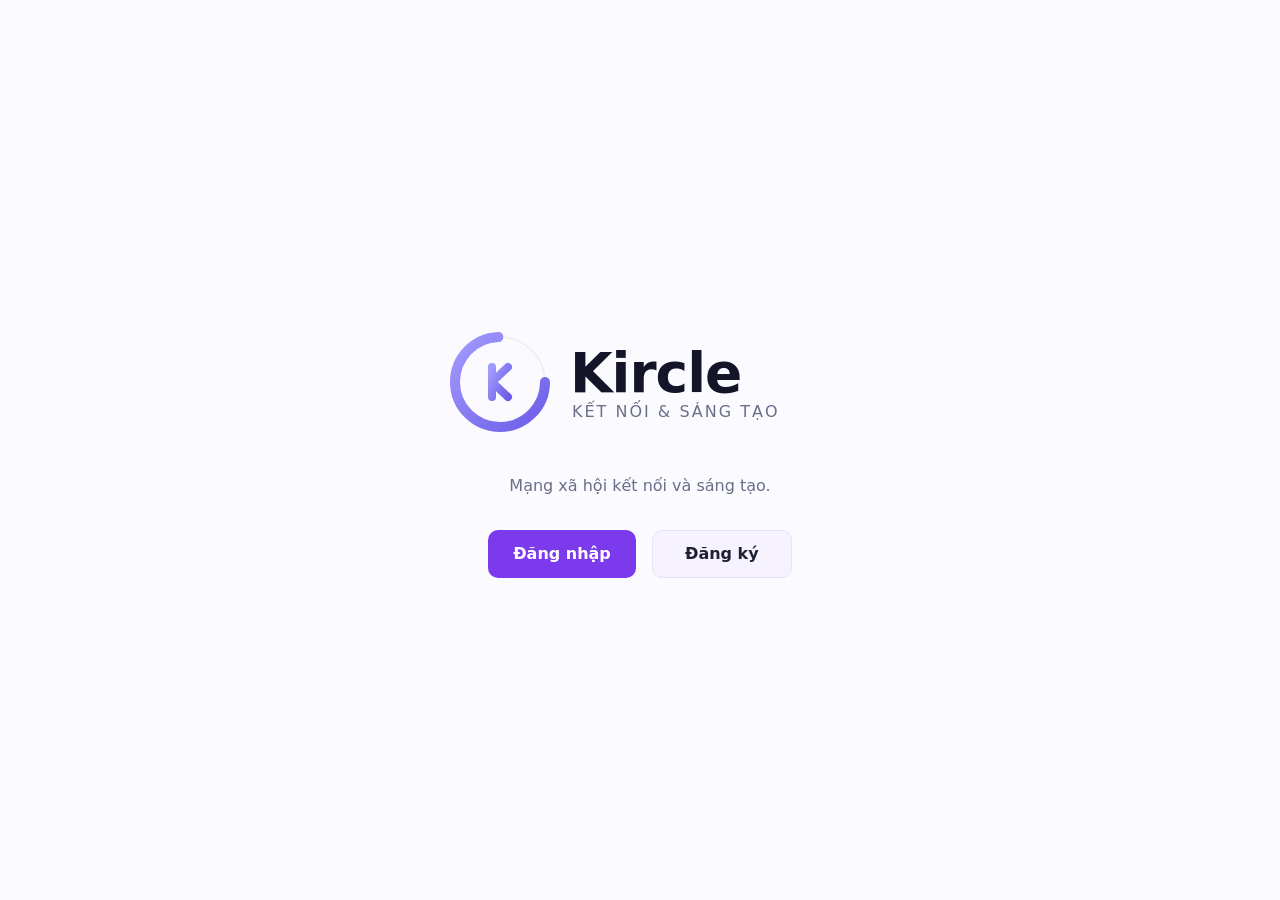
<file: index.html>
<!DOCTYPE html>
<html lang="vi">
<head>
    <meta charset="UTF-8">
    <meta name="viewport" content="width=device-width, initial-scale=1.0">
    <title>Kircle - Kết nối & Sáng tạo</title>
    <link rel="stylesheet" href="css/base.css">
    <link rel="stylesheet" href="css/themes.css">
    <link rel="stylesheet" href="css/components/logo.css">
    <link rel="stylesheet" href="css/components/button.css">
    <script src="js/theme.js"></script>
</head>
<body class="kircle-landing">
    <div class="container" style="min-height: 100vh; display: flex; flex-direction: column; align-items: center; justify-content: center; padding: 2rem;">
        <a href="index.html" id="kircle-logo-link" style="display: block; margin-bottom: 2rem;">
            <svg id="kircle-svg" viewBox="0 0 400 120" xmlns="http://www.w3.org/2000/svg">
                <defs>
                    <linearGradient id="kircleGradient" x1="0%" y1="0%" x2="100%" y2="100%">
                        <stop offset="0%" style="stop-color: #a29bfe; stop-opacity: 1" />
                        <stop offset="100%" style="stop-color: #6c5ce7; stop-opacity: 1" />
                    </linearGradient>
                    <filter id="glow" x="-20%" y="-20%" width="140%" height="140%">
                        <feGaussianBlur stdDeviation="3" result="blur" />
                        <feComposite in="SourceGraphic" in2="blur" operator="over" />
                    </filter>
                </defs>
                <g transform="translate(10, 10)">
                    <circle cx="50" cy="50" r="45" fill="none" stroke="#f0f0f0" stroke-width="2" />
                    <circle class="main-circle" cx="50" cy="50" r="45" fill="none" stroke="url(#kircleGradient)"
                        stroke-width="10" stroke-linecap="round" stroke-dasharray="210 100" />
                    <path class="k-path" d="M42 35 L42 65 M42 50 L58 35 M42 50 L58 65" stroke="url(#kircleGradient)"
                        stroke-width="8" stroke-linecap="round" stroke-linejoin="round" fill="none" />
                </g>
                <text x="130" y="70" class="brand-name" font-size="55" font-weight="800" letter-spacing="-1">Kircle</text>
                <text x="132" y="95" class="brand-tagline" font-size="16" font-weight="500" letter-spacing="2">KẾT NỐI & SÁNG TẠO</text>
            </svg>
        </a>
        <p style="margin: 0 0 2rem; color: var(--text-muted); text-align: center;">Mạng xã hội kết nối và sáng tạo.</p>
        <div style="display: flex; gap: 1rem; flex-wrap: wrap; justify-content: center;">
            <a href="pages/auth/login.html" class="kircle-btn kircle-btn-primary kircle-btn-lg" style="min-width: 140px;">Đăng nhập</a>
            <a href="pages/auth/register.html" class="kircle-btn kircle-btn-secondary kircle-btn-lg" style="min-width: 140px;">Đăng ký</a>
        </div>
    </div>
    <script src="js/db.js"></script>
    <script>KircleDB.init();</script>
    <script src="js/auth.js"></script>
    <script src="js/router-utils.js"></script>
    <script src="js/index-page.js"></script>

</body>
</html>
</file>
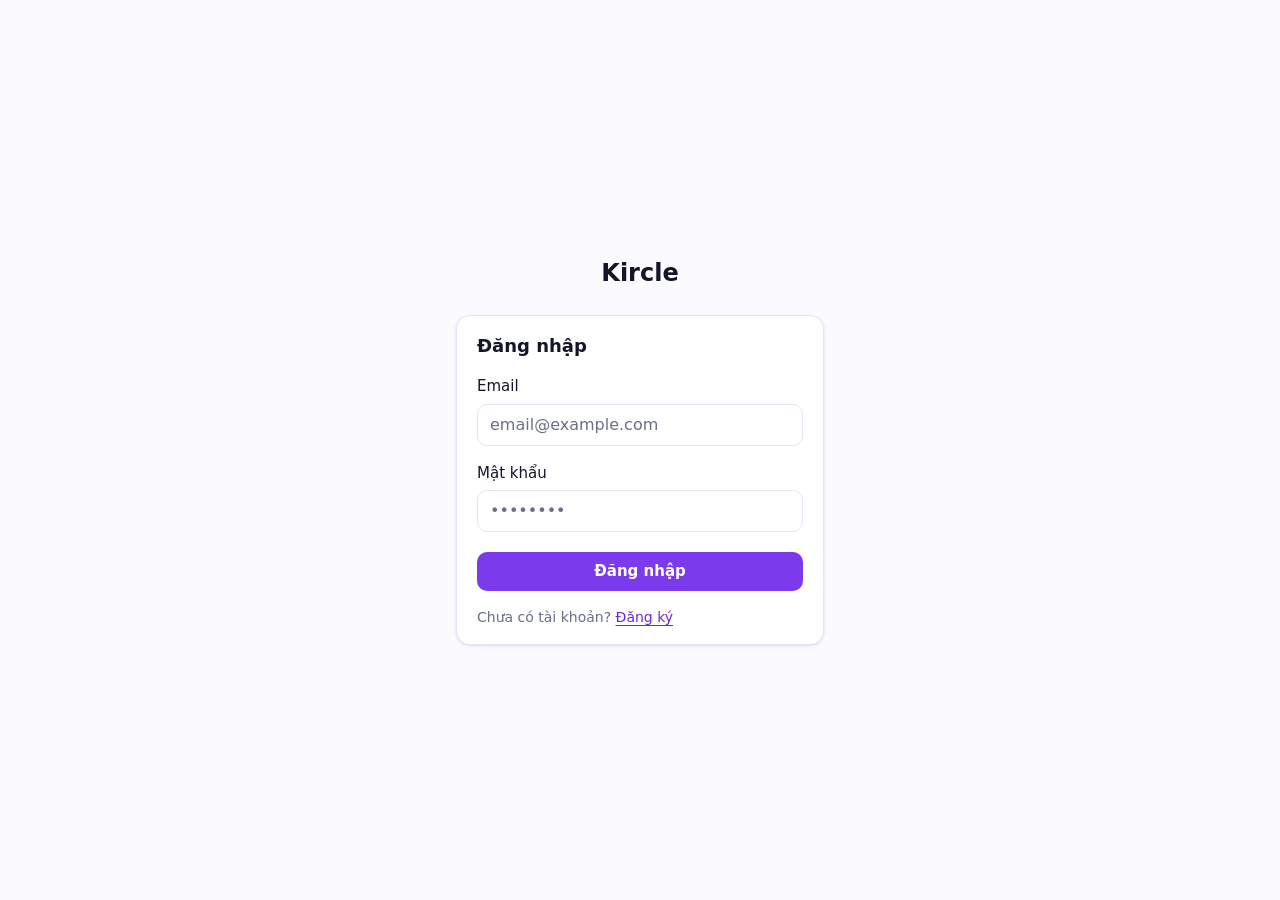
<file: pages/admin-reports.html>
<!DOCTYPE html>
<html lang="vi">
<head>
    <meta charset="UTF-8">
    <meta name="viewport" content="width=device-width, initial-scale=1.0">
    <title>Quản lý Báo cáo – Kircle</title>
    <link rel="stylesheet" href="../css/base.css">
    <link rel="stylesheet" href="../css/themes.css">
    <link rel="stylesheet" href="../css/layout.css">
    <link rel="stylesheet" href="../css/components/logo.css">
    <link rel="stylesheet" href="../css/components/button.css">
    <link rel="stylesheet" href="../css/components/card.css">
    <link rel="stylesheet" href="../css/components/form.css">
    <link rel="stylesheet" href="../css/components/table.css">
    <link rel="stylesheet" href="../css/components/user-search.css">
    <script src="../js/theme.js"></script>
    <script src="../js/sidebar.js"></script>
</head>
<body class="kircle-app">
    <header class="kircle-header">
        <div class="kircle-header-inner">
            <button type="button" class="kircle-sidebar-toggle" id="sidebar-toggle" aria-label="Mở menu điều hướng" aria-expanded="false">
                <svg viewBox="0 0 24 24" fill="none" stroke="currentColor" stroke-width="2" stroke-linecap="round" stroke-linejoin="round" aria-hidden="true">
                    <line x1="3" y1="6" x2="21" y2="6"/><line x1="3" y1="12" x2="21" y2="12"/><line x1="3" y1="18" x2="21" y2="18"/>
                </svg>
            </button>
            <a href="admin-users.html" class="kircle-logo-link kircle-header-logo" aria-label="Kircle">
                <svg class="kircle-header-logo-svg" viewBox="0 0 120 120" xmlns="http://www.w3.org/2000/svg" aria-hidden="true">
                    <defs>
                        <linearGradient id="kircleHeaderGrad" x1="0%" y1="0%" x2="100%" y2="100%">
                            <stop offset="0%" style="stop-color: #a29bfe; stop-opacity: 1" />
                            <stop offset="100%" style="stop-color: #6c5ce7; stop-opacity: 1" />
                        </linearGradient>
                    </defs>
                    <g transform="translate(10, 10)">
                        <circle cx="50" cy="50" r="45" fill="none" stroke="currentColor" stroke-width="2" opacity="0.25" />
                        <circle cx="50" cy="50" r="45" fill="none" stroke="url(#kircleHeaderGrad)" stroke-width="10" stroke-linecap="round" stroke-dasharray="210 100" />
                        <path d="M42 35 L42 65 M42 50 L58 35 M42 50 L58 65" stroke="url(#kircleHeaderGrad)" stroke-width="8" stroke-linecap="round" stroke-linejoin="round" fill="none" />
                    </g>
                </svg>
            </a>
            <button
                type="button"
                class="kircle-header-icon-btn kircle-header-search-toggle"
                id="mobile-search-toggle"
                aria-label="Tìm kiếm"
            >
                <span class="kircle-header-search-toggle-icon-search" aria-hidden="true">
                    <svg viewBox="0 0 24 24" fill="none" stroke="currentColor" stroke-width="2" stroke-linecap="round" stroke-linejoin="round">
                        <circle cx="11" cy="11" r="8"></circle>
                        <line x1="21" y1="21" x2="16.65" y2="16.65"></line>
                    </svg>
                </span>
                <span class="kircle-header-search-toggle-icon-close" aria-hidden="true">
                    <svg viewBox="0 0 24 24" fill="none" stroke="currentColor" stroke-width="2" stroke-linecap="round" stroke-linejoin="round">
                        <line x1="18" y1="6" x2="6" y2="18"></line>
                        <line x1="6" y1="6" x2="18" y2="18"></line>
                    </svg>
                </span>
            </button>
            <div class="kircle-header-search">
                <input
                    type="search"
                    id="admin-reports-search"
                    class="kircle-input"
                    placeholder="Tìm kiếm người dùng..."
                    style="width: 100%; font-size: 0.875rem; padding: 0.35rem 0.5rem;"
                >
            </div>
            <div class="kircle-header-actions">
                <button type="button" class="kircle-header-icon-btn kircle-theme-toggle" id="theme-toggle" aria-label="Đổi giao diện sáng/tối">
                    <span class="kircle-theme-icon kircle-theme-icon-sun" aria-hidden="true">
                        <svg width="18" height="18" viewBox="0 0 24 24" fill="none" stroke="currentColor" stroke-width="2" stroke-linecap="round" stroke-linejoin="round"><circle cx="12" cy="12" r="4"/><path d="M12 2v2M12 20v2M4.93 4.93l1.41 1.41M17.66 17.66l1.41 1.41M2 12h2M20 12h2M6.34 17.66l-1.41 1.41M19.07 4.93l-1.41 1.41"/></svg>
                    </span>
                    <span class="kircle-theme-icon kircle-theme-icon-moon" aria-hidden="true">
                        <svg width="18" height="18" viewBox="0 0 24 24" fill="none" stroke="currentColor" stroke-width="2" stroke-linecap="round" stroke-linejoin="round"><path d="M21 12.79A9 9 0 1 1 11.21 3 7 7 0 0 0 21 12.79z"/></svg>
                    </span>
                </button>
                <button type="button" class="kircle-header-icon-btn kircle-header-notif" id="notif-link" aria-label="Thông báo">
                    <svg viewBox="0 0 24 24" fill="none" stroke="currentColor" stroke-width="2" stroke-linecap="round" stroke-linejoin="round" aria-hidden="true">
                        <path d="M18 8a6 6 0 0 0-12 0c0 7-3 9-3 9h18s-3-2-3-9"></path>
                        <path d="M13.73 21a2 2 0 0 1-3.46 0"></path>
                    </svg>
                    <span id="notif-badge" class="kircle-badge kircle-badge-pending kircle-header-notif-badge" style="display: none;"></span>
                </button>
                <div class="kircle-dropdown-wrap">
                    <button type="button" class="kircle-dropdown-trigger" id="user-menu-btn" aria-expanded="false" aria-haspopup="true">
                        <img src="" alt="" class="kircle-header-avatar" id="header-avatar" width="36" height="36" style="background: var(--surface-2);">
                        <span id="header-username"></span>
                    </button>
                    <div class="kircle-dropdown-menu" id="user-menu" role="menu">
                        <a href="profile.html" role="menuitem">Hồ sơ</a>
                        <button type="button" id="logout-btn" role="menuitem">Đăng xuất</button>
                    </div>
                </div>
            </div>
        </div>
    </header>

    <div class="kircle-sidebar-overlay" id="sidebar-overlay" aria-hidden="true"></div>
    <div class="kircle-main-wrap">
        <aside class="kircle-sidebar" id="sidebar" aria-label="Điều hướng quản trị">
            <nav class="kircle-sidebar-nav" data-admin-nav="true">
                <a href="admin-users.html">Quản lý người dùng</a>
                <a href="admin-reports.html" class="is-active">Quản lý báo cáo</a>
            </nav>
        </aside>
        <main class="kircle-main">
            <div class="kircle-card kircle-admin-panel">
                <div class="kircle-admin-panel-header">
                    <div>
                        <h1 class="kircle-admin-panel-title">Quản lý báo cáo</h1>
                        <p class="kircle-admin-panel-desc">Xem xét và xử lý các bài viết bị người dùng báo cáo vi phạm.</p>
                    </div>
                    <span id="admin-report-count" class="kircle-badge"></span>
                </div>
                <div id="admin-report-table-wrap"></div>
            </div>
        </main>
    </div>

    <footer class="kircle-footer">
        <div class="kircle-footer-inner">
            <div class="kircle-footer-body">
                <div class="kircle-footer-info">
                    <span class="kircle-footer-brand">Kircle</span>
                    <nav class="kircle-footer-nav">
                        <a href="#">Giới thiệu</a>
                        <a href="#">Điều khoản</a>
                        <a href="#">Quyền riêng tư</a>
                        <a href="#">Liên hệ</a>
                    </nav>
                    <ul class="kircle-footer-contact">
                        <li>
                            <svg viewBox="0 0 24 24" fill="none" stroke="currentColor" stroke-width="2" stroke-linecap="round" stroke-linejoin="round"><path d="M21 10c0 7-9 13-9 13S3 17 3 10a9 9 0 0 1 18 0z"/><circle cx="12" cy="10" r="3"/></svg>
                            693 Đ. Lê Văn Việt, P. Tăng Nhơn Phú, Hồ Chí Minh
                        </li>
                        <li>
                            <svg viewBox="0 0 24 24" fill="none" stroke="currentColor" stroke-width="2" stroke-linecap="round" stroke-linejoin="round"><path d="M4 4h16c1.1 0 2 .9 2 2v12c0 1.1-.9 2-2 2H4c-1.1 0-2-.9-2-2V6c0-1.1.9-2 2-2z"/><polyline points="22,6 12,13 2,6"/></svg>
                            <a href="mailto:kiettc15@gmail.com">kiettc15@gmail.com</a>
                        </li>
                        <li>
                            <svg viewBox="0 0 24 24" fill="none" stroke="currentColor" stroke-width="2" stroke-linecap="round" stroke-linejoin="round"><path d="M22 16.92v3a2 2 0 0 1-2.18 2 19.79 19.79 0 0 1-8.63-3.07A19.5 19.5 0 0 1 4.69 12 19.79 19.79 0 0 1 1.61 3.35 2 2 0 0 1 3.6 1h3a2 2 0 0 1 2 1.72c.13.96.36 1.9.7 2.81a2 2 0 0 1-.45 2.11L7.91 8.6a16 16 0 0 0 5.45 5.45l.96-.96a2 2 0 0 1 2.11-.45c.9.34 1.85.57 2.81.7A2 2 0 0 1 22 16.92z"/></svg>
                            <a href="tel:0362618624">0362 618 624</a>
                        </li>
                    </ul>
                </div>
                <div class="kircle-footer-map">
                    <iframe src="https://www.google.com/maps/embed?pb=!1m18!1m12!1m3!1d3724.6049591401515!2d106.81056597480607!3d10.850400689302932!2m3!1f0!2f0!3f0!3m2!1i1024!2i768!4f13.1!3m3!1m2!1s0x3175274a373d1489%3A0x55fdeb0eba430d7e!2zNjkzIMSQLiBMw6ogVsSDbiBWaeG7h3QsIFAsIFTEg25nIE5oxqFuIFBow7osIEjhu5MgQ2jDrSBNaW5oLCBWaeG7h3QgTmFt!5e1!3m2!1svi!2s!4v1775413473640!5m2!1svi!2s" allowfullscreen="" loading="lazy" referrerpolicy="no-referrer-when-downgrade"></iframe>
                </div>
            </div>
            <div class="kircle-footer-bottom">© 2026 Kircle. Bảo lưu mọi quyền.</div>
        </div>
    </footer>
    <script src="../js/db.js"></script>
    <script src="../js/mock/users.js"></script>
    <script src="../js/mock/posts.js"></script>
    <script src="../js/mock/reports.js"></script>
    <script src="../js/auth.js"></script>
    <script src="../js/router-utils.js"></script>
    <script src="../js/user-search.js"></script>
    <script src="../js/admin-reports-page.js"></script>
    <script>KircleUserSearch.init("admin-reports-search");</script>
</body>
</html>
</file>
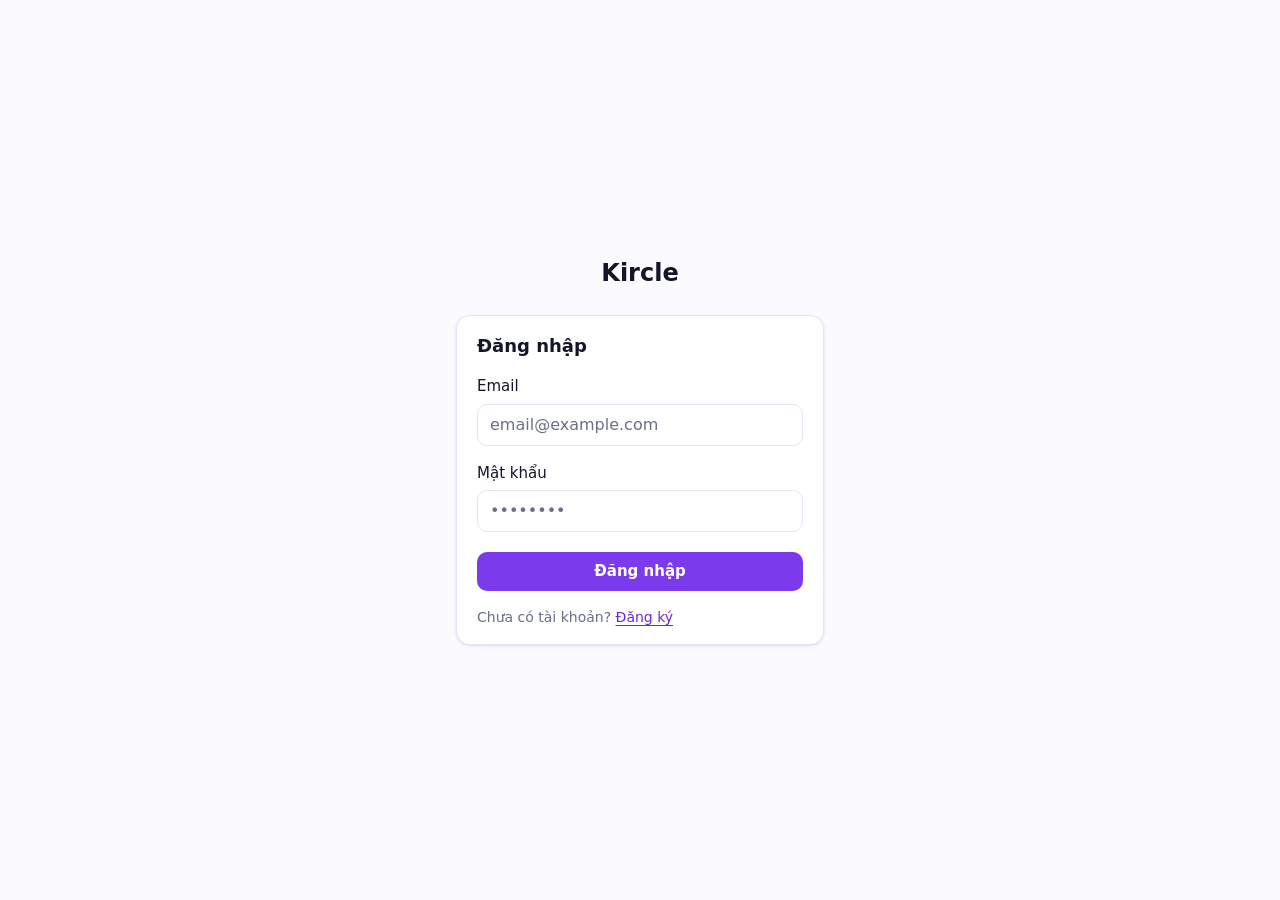
<file: pages/admin-users.html>
<!DOCTYPE html>
<html lang="vi">
<head>
    <meta charset="UTF-8">
    <meta name="viewport" content="width=device-width, initial-scale=1.0">
    <title>Quản lý Người dùng – Kircle</title>
    <link rel="stylesheet" href="../css/base.css">
    <link rel="stylesheet" href="../css/themes.css">
    <link rel="stylesheet" href="../css/layout.css">
    <link rel="stylesheet" href="../css/components/logo.css">
    <link rel="stylesheet" href="../css/components/button.css">
    <link rel="stylesheet" href="../css/components/card.css">
    <link rel="stylesheet" href="../css/components/form.css">
    <link rel="stylesheet" href="../css/components/table.css">
    <link rel="stylesheet" href="../css/components/user-search.css">
    <script src="../js/theme.js"></script>
    <script src="../js/sidebar.js"></script>
</head>
<body class="kircle-app">
    <header class="kircle-header">
        <div class="kircle-header-inner">
            <button type="button" class="kircle-sidebar-toggle" id="sidebar-toggle" aria-label="Mở menu điều hướng" aria-expanded="false">
                <svg viewBox="0 0 24 24" fill="none" stroke="currentColor" stroke-width="2" stroke-linecap="round" stroke-linejoin="round" aria-hidden="true">
                    <line x1="3" y1="6" x2="21" y2="6"/><line x1="3" y1="12" x2="21" y2="12"/><line x1="3" y1="18" x2="21" y2="18"/>
                </svg>
            </button>
            <a href="news.html" class="kircle-logo-link kircle-header-logo" aria-label="Kircle">
                <svg class="kircle-header-logo-svg" viewBox="0 0 120 120" xmlns="http://www.w3.org/2000/svg" aria-hidden="true">
                    <defs>
                        <linearGradient id="kircleHeaderGrad" x1="0%" y1="0%" x2="100%" y2="100%">
                            <stop offset="0%" style="stop-color: #a29bfe; stop-opacity: 1" />
                            <stop offset="100%" style="stop-color: #6c5ce7; stop-opacity: 1" />
                        </linearGradient>
                    </defs>
                    <g transform="translate(10, 10)">
                        <circle cx="50" cy="50" r="45" fill="none" stroke="currentColor" stroke-width="2" opacity="0.25" />
                        <circle cx="50" cy="50" r="45" fill="none" stroke="url(#kircleHeaderGrad)" stroke-width="10" stroke-linecap="round" stroke-dasharray="210 100" />
                        <path d="M42 35 L42 65 M42 50 L58 35 M42 50 L58 65" stroke="url(#kircleHeaderGrad)" stroke-width="8" stroke-linecap="round" stroke-linejoin="round" fill="none" />
                    </g>
                </svg>
            </a>
            <button
                type="button"
                class="kircle-header-icon-btn kircle-header-search-toggle"
                id="mobile-search-toggle"
                aria-label="Tìm kiếm"
            >
                <span class="kircle-header-search-toggle-icon-search" aria-hidden="true">
                    <svg viewBox="0 0 24 24" fill="none" stroke="currentColor" stroke-width="2" stroke-linecap="round" stroke-linejoin="round">
                        <circle cx="11" cy="11" r="8"></circle>
                        <line x1="21" y1="21" x2="16.65" y2="16.65"></line>
                    </svg>
                </span>
                <span class="kircle-header-search-toggle-icon-close" aria-hidden="true">
                    <svg viewBox="0 0 24 24" fill="none" stroke="currentColor" stroke-width="2" stroke-linecap="round" stroke-linejoin="round">
                        <line x1="18" y1="6" x2="6" y2="18"></line>
                        <line x1="6" y1="6" x2="18" y2="18"></line>
                    </svg>
                </span>
            </button>
            <div class="kircle-header-search">
                <input
                    type="search"
                    id="admin-users-search"
                    class="kircle-input"
                    placeholder="Tìm kiếm người dùng..."
                    style="width: 100%; font-size: 0.875rem; padding: 0.35rem 0.5rem;"
                >
            </div>
            <div class="kircle-header-actions">
                <button type="button" class="kircle-header-icon-btn kircle-theme-toggle" id="theme-toggle" aria-label="Đổi giao diện sáng/tối">
                    <span class="kircle-theme-icon kircle-theme-icon-sun" aria-hidden="true">
                        <svg width="18" height="18" viewBox="0 0 24 24" fill="none" stroke="currentColor" stroke-width="2" stroke-linecap="round" stroke-linejoin="round"><circle cx="12" cy="12" r="4"/><path d="M12 2v2M12 20v2M4.93 4.93l1.41 1.41M17.66 17.66l1.41 1.41M2 12h2M20 12h2M6.34 17.66l-1.41 1.41M19.07 4.93l-1.41 1.41"/></svg>
                    </span>
                    <span class="kircle-theme-icon kircle-theme-icon-moon" aria-hidden="true">
                        <svg width="18" height="18" viewBox="0 0 24 24" fill="none" stroke="currentColor" stroke-width="2" stroke-linecap="round" stroke-linejoin="round"><path d="M21 12.79A9 9 0 1 1 11.21 3 7 7 0 0 0 21 12.79z"/></svg>
                    </span>
                </button>
                <button type="button" class="kircle-header-icon-btn kircle-header-notif" id="notif-link" aria-label="Thông báo">
                    <svg viewBox="0 0 24 24" fill="none" stroke="currentColor" stroke-width="2" stroke-linecap="round" stroke-linejoin="round" aria-hidden="true">
                        <path d="M18 8a6 6 0 0 0-12 0c0 7-3 9-3 9h18s-3-2-3-9"></path>
                        <path d="M13.73 21a2 2 0 0 1-3.46 0"></path>
                    </svg>
                    <span
                        id="notif-badge"
                        class="kircle-badge kircle-badge-pending kircle-header-notif-badge"
                        style="display: none;"
                    ></span>
                </button>
                <div class="kircle-dropdown-wrap">
                    <button type="button" class="kircle-dropdown-trigger" id="user-menu-btn" aria-expanded="false" aria-haspopup="true">
                        <img src="" alt="" class="kircle-header-avatar" id="header-avatar" width="36" height="36" style="background: var(--surface-2);">
                        <span id="header-username"></span>
                    </button>
                    <div class="kircle-dropdown-menu" id="user-menu" role="menu">
                        <a href="profile.html" role="menuitem">Hồ sơ</a>
                        <button type="button" id="logout-btn" role="menuitem">Đăng xuất</button>
                    </div>
                </div>
            </div>
        </div>
    </header>

    <div class="kircle-sidebar-overlay" id="sidebar-overlay" aria-hidden="true"></div>
    <div class="kircle-main-wrap">
        <aside class="kircle-sidebar" id="sidebar" aria-label="Điều hướng quản trị">
            <nav class="kircle-sidebar-nav" data-admin-nav="true">
                <a href="admin-users.html" class="is-active">Quản lý người dùng</a>
                <a href="admin-reports.html">Quản lý báo cáo</a>
            </nav>
        </aside>
        <main class="kircle-main">
            <div class="kircle-card kircle-admin-panel">
                <div class="kircle-admin-panel-header">
                    <div>
                        <h1 class="kircle-admin-panel-title">Quản lý người dùng</h1>
                        <p class="kircle-admin-panel-desc">Xem, khóa và mở khóa tài khoản người dùng trong hệ thống.</p>
                    </div>
                    <span id="admin-user-count" class="kircle-badge"></span>
                </div>
                <div id="admin-user-table-wrap"></div>
            </div>
        </main>
    </div>

    <footer class="kircle-footer">
        <div class="kircle-footer-inner">
            <div class="kircle-footer-body">
                <div class="kircle-footer-info">
                    <span class="kircle-footer-brand">Kircle</span>
                    <nav class="kircle-footer-nav">
                        <a href="#">Giới thiệu</a>
                        <a href="#">Điều khoản</a>
                        <a href="#">Quyền riêng tư</a>
                        <a href="#">Liên hệ</a>
                    </nav>
                    <ul class="kircle-footer-contact">
                        <li>
                            <svg viewBox="0 0 24 24" fill="none" stroke="currentColor" stroke-width="2" stroke-linecap="round" stroke-linejoin="round"><path d="M21 10c0 7-9 13-9 13S3 17 3 10a9 9 0 0 1 18 0z"/><circle cx="12" cy="10" r="3"/></svg>
                            693 Đ. Lê Văn Việt, P. Tăng Nhơn Phú, Hồ Chí Minh
                        </li>
                        <li>
                            <svg viewBox="0 0 24 24" fill="none" stroke="currentColor" stroke-width="2" stroke-linecap="round" stroke-linejoin="round"><path d="M4 4h16c1.1 0 2 .9 2 2v12c0 1.1-.9 2-2 2H4c-1.1 0-2-.9-2-2V6c0-1.1.9-2 2-2z"/><polyline points="22,6 12,13 2,6"/></svg>
                            <a href="mailto:kiettc15@gmail.com">kiettc15@gmail.com</a>
                        </li>
                        <li>
                            <svg viewBox="0 0 24 24" fill="none" stroke="currentColor" stroke-width="2" stroke-linecap="round" stroke-linejoin="round"><path d="M22 16.92v3a2 2 0 0 1-2.18 2 19.79 19.79 0 0 1-8.63-3.07A19.5 19.5 0 0 1 4.69 12 19.79 19.79 0 0 1 1.61 3.35 2 2 0 0 1 3.6 1h3a2 2 0 0 1 2 1.72c.13.96.36 1.9.7 2.81a2 2 0 0 1-.45 2.11L7.91 8.6a16 16 0 0 0 5.45 5.45l.96-.96a2 2 0 0 1 2.11-.45c.9.34 1.85.57 2.81.7A2 2 0 0 1 22 16.92z"/></svg>
                            <a href="tel:0362618624">0362 618 624</a>
                        </li>
                    </ul>
                </div>
                <div class="kircle-footer-map">
                    <iframe src="https://www.google.com/maps/embed?pb=!1m18!1m12!1m3!1d3724.6049591401515!2d106.81056597480607!3d10.850400689302932!2m3!1f0!2f0!3f0!3m2!1i1024!2i768!4f13.1!3m3!1m2!1s0x3175274a373d1489%3A0x55fdeb0eba430d7e!2zNjkzIMSQLiBMw6ogVsSDbiBWaeG7h3QsIFAsIFTEg25nIE5oxqFuIFBow7osIEjhu5MgQ2jDrSBNaW5oLCBWaeG7h3QgTmFt!5e1!3m2!1svi!2s!4v1775413473640!5m2!1svi!2s" allowfullscreen="" loading="lazy" referrerpolicy="no-referrer-when-downgrade"></iframe>
                </div>
            </div>
            <div class="kircle-footer-bottom">© 2026 Kircle. Bảo lưu mọi quyền.</div>
        </div>
    </footer>
    <script src="../js/db.js"></script>
    <script src="../js/mock/users.js"></script>
    <script src="../js/mock/notifications.js"></script>
    <script src="../js/auth.js"></script>
    <script src="../js/router-utils.js"></script>
    <script src="../js/user-search.js"></script>
    <script src="../js/admin-users-page.js"></script>
    <script>KircleUserSearch.init("admin-users-search");</script>
</body>
</html>
</file>
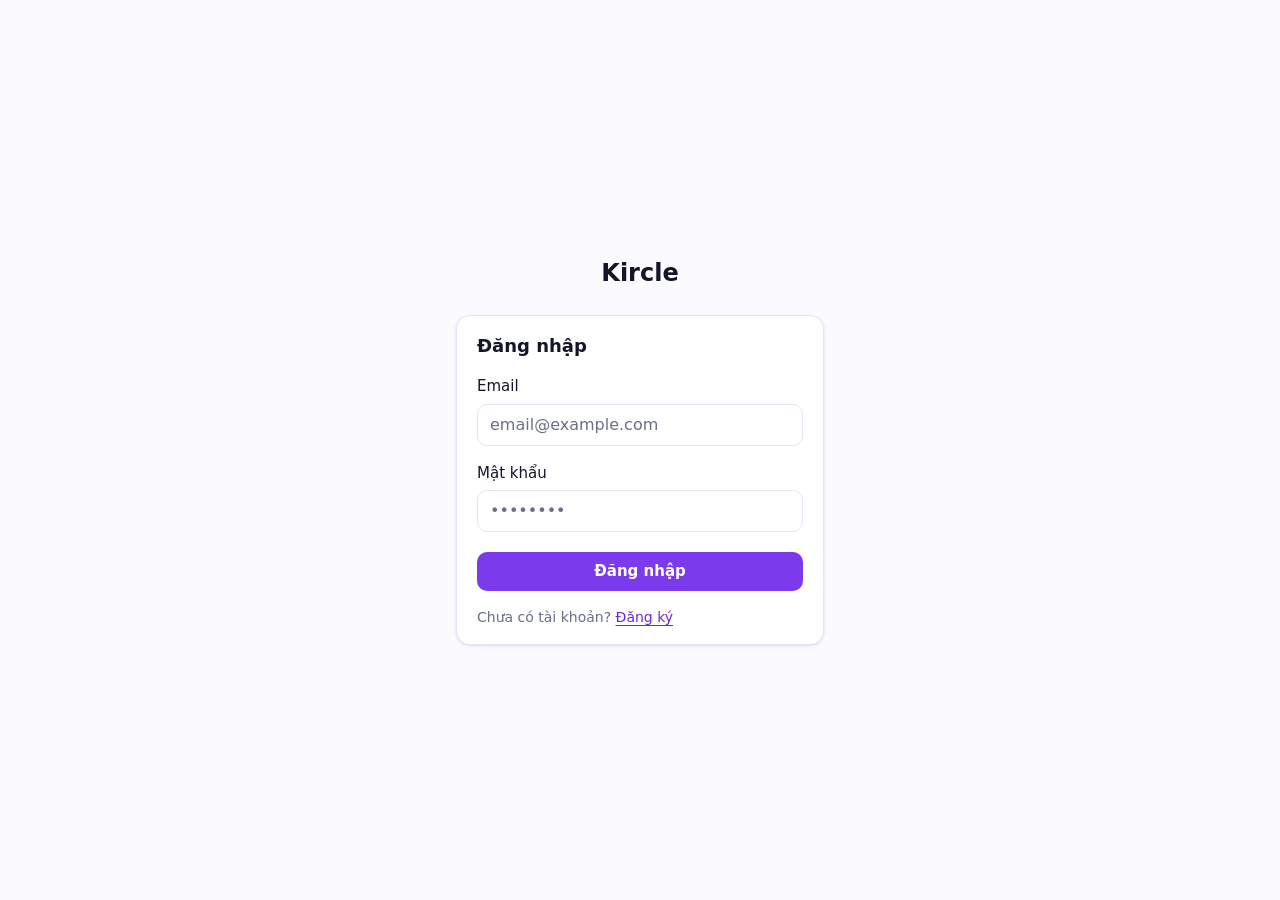
<file: pages/news.html>
<!DOCTYPE html>
<html lang="vi">
<head>
    <meta charset="UTF-8">
    <meta name="viewport" content="width=device-width, initial-scale=1.0">
    <title>Tin tức – Kircle</title>
    <link rel="stylesheet" href="../css/base.css">
    <link rel="stylesheet" href="../css/themes.css">
    <link rel="stylesheet" href="../css/layout.css">
    <link rel="stylesheet" href="../css/components/logo.css">
    <link rel="stylesheet" href="../css/components/button.css">
    <link rel="stylesheet" href="../css/components/card.css">
    <link rel="stylesheet" href="../css/components/form.css">
    <link rel="stylesheet" href="../css/components/post.css">
    <link rel="stylesheet" href="../css/components/table.css">
    <link rel="stylesheet" href="../css/components/user-search.css">
    <script src="../js/theme.js"></script>
    <script src="../js/sidebar.js"></script>
</head>
<body class="kircle-app">
    <header class="kircle-header">
        <div class="kircle-header-inner">
            <button type="button" class="kircle-sidebar-toggle" id="sidebar-toggle" aria-label="Mở menu điều hướng" aria-expanded="false">
                <svg viewBox="0 0 24 24" fill="none" stroke="currentColor" stroke-width="2" stroke-linecap="round" stroke-linejoin="round" aria-hidden="true">
                    <line x1="3" y1="6" x2="21" y2="6"/><line x1="3" y1="12" x2="21" y2="12"/><line x1="3" y1="18" x2="21" y2="18"/>
                </svg>
            </button>
            <a href="news.html" class="kircle-logo-link kircle-header-logo" aria-label="Kircle">
                <svg class="kircle-header-logo-svg" viewBox="0 0 120 120" xmlns="http://www.w3.org/2000/svg" aria-hidden="true">
                    <defs>
                        <linearGradient id="kircleHeaderGrad" x1="0%" y1="0%" x2="100%" y2="100%">
                            <stop offset="0%" style="stop-color: #a29bfe; stop-opacity: 1" />
                            <stop offset="100%" style="stop-color: #6c5ce7; stop-opacity: 1" />
                        </linearGradient>
                    </defs>
                    <g transform="translate(10, 10)">
                        <circle cx="50" cy="50" r="45" fill="none" stroke="currentColor" stroke-width="2" opacity="0.25" />
                        <circle cx="50" cy="50" r="45" fill="none" stroke="url(#kircleHeaderGrad)" stroke-width="10" stroke-linecap="round" stroke-dasharray="210 100" />
                        <path d="M42 35 L42 65 M42 50 L58 35 M42 50 L58 65" stroke="url(#kircleHeaderGrad)" stroke-width="8" stroke-linecap="round" stroke-linejoin="round" fill="none" />
                    </g>
                </svg>
            </a>
            <button
                type="button"
                class="kircle-header-icon-btn kircle-header-search-toggle"
                id="mobile-search-toggle"
                aria-label="Tìm kiếm"
            >
                <span class="kircle-header-search-toggle-icon-search" aria-hidden="true">
                    <svg viewBox="0 0 24 24" fill="none" stroke="currentColor" stroke-width="2" stroke-linecap="round" stroke-linejoin="round">
                        <circle cx="11" cy="11" r="7"></circle>
                        <line x1="16" y1="16" x2="21" y2="21"></line>
                    </svg>
                </span>
                <span class="kircle-header-search-toggle-icon-close" aria-hidden="true">
                    <svg viewBox="0 0 24 24" fill="none" stroke="currentColor" stroke-width="2" stroke-linecap="round" stroke-linejoin="round">
                        <line x1="18" y1="6" x2="6" y2="18"></line>
                        <line x1="6" y1="6" x2="18" y2="18"></line>
                    </svg>
                </span>
            </button>
            <div class="kircle-header-search">
                <input
                    type="search"
                    id="feed-search"
                    class="kircle-input"
                    placeholder="Tìm kiếm..."
                    style="width: 100%; font-size: 0.875rem; padding: 0.35rem 0.5rem;"
                >
            </div>
            <div class="kircle-header-actions">
                <button type="button" class="kircle-header-icon-btn kircle-theme-toggle" id="theme-toggle" aria-label="Đổi giao diện sáng/tối">
                    <span class="kircle-theme-icon kircle-theme-icon-sun" aria-hidden="true">
                        <svg width="18" height="18" viewBox="0 0 24 24" fill="none" stroke="currentColor" stroke-width="2" stroke-linecap="round" stroke-linejoin="round"><circle cx="12" cy="12" r="4"/><path d="M12 2v2M12 20v2M4.93 4.93l1.41 1.41M17.66 17.66l1.41 1.41M2 12h2M20 12h2M6.34 17.66l-1.41 1.41M19.07 4.93l-1.41 1.41"/></svg>
                    </span>
                    <span class="kircle-theme-icon kircle-theme-icon-moon" aria-hidden="true">
                        <svg width="18" height="18" viewBox="0 0 24 24" fill="none" stroke="currentColor" stroke-width="2" stroke-linecap="round" stroke-linejoin="round"><path d="M21 12.79A9 9 0 1 1 11.21 3 7 7 0 0 0 21 12.79z"/></svg>
                    </span>
                </button>
                <button type="button" class="kircle-header-icon-btn kircle-header-notif" id="notif-link" aria-label="Thông báo">
                    <svg viewBox="0 0 24 24" fill="none" stroke="currentColor" stroke-width="2" stroke-linecap="round" stroke-linejoin="round" aria-hidden="true">
                        <path d="M18 8a6 6 0 0 0-12 0c0 7-3 9-3 9h18s-3-2-3-9"></path>
                        <path d="M13.73 21a2 2 0 0 1-3.46 0"></path>
                    </svg>
                    <span
                        id="notif-badge"
                        class="kircle-badge kircle-badge-pending kircle-header-notif-badge"
                        style="display: none;"
                    ></span>
                </button>
                <div class="kircle-dropdown-wrap">
                    <button type="button" class="kircle-dropdown-trigger" id="user-menu-btn" aria-expanded="false" aria-haspopup="true">
                        <img src="" alt="" class="kircle-header-avatar" id="header-avatar" width="36" height="36" style="background: var(--surface-2);">
                        <span id="header-username"></span>
                    </button>
                    <div class="kircle-dropdown-menu" id="user-menu" role="menu">
                        <a href="profile.html" role="menuitem">Hồ sơ</a>
                        <a href="../index.html" role="menuitem">Về trang chủ</a>
                        <button type="button" id="logout-btn" role="menuitem">Đăng xuất</button>
                    </div>
                </div>
            </div>
        </div>
    </header>
    <div class="kircle-sidebar-overlay" id="sidebar-overlay" aria-hidden="true"></div>
    <div class="kircle-main-wrap">
        <aside class="kircle-sidebar" id="sidebar" aria-label="Điều hướng">
            <nav class="kircle-sidebar-nav">
                <a href="news.html" class="is-active">Bảng feed</a>
                <a href="profile.html">Hồ sơ</a>
                <a href="#">Tin nhắn</a>
                <a href="#">Thông báo</a>
            </nav>
        </aside>
        <main class="kircle-main">
            <div class="kircle-composer kircle-card" style="margin-bottom: 1rem;">
                <img src="" alt="" class="kircle-composer-avatar" id="composer-avatar" width="40" height="40" style="background: var(--surface-2);">
                <div class="kircle-composer-input-wrap">
                    <textarea class="kircle-composer-input" id="composer-input" placeholder="Bạn đang nghĩ gì?" rows="2"></textarea>
                    <div class="kircle-composer-img-row">
                        <svg class="kircle-composer-img-icon" viewBox="0 0 24 24" fill="none" stroke="currentColor" stroke-width="2" stroke-linecap="round" stroke-linejoin="round" aria-hidden="true"><rect x="3" y="3" width="18" height="18" rx="2"/><circle cx="8.5" cy="8.5" r="1.5"/><polyline points="21 15 16 10 5 21"/></svg>
                        <input type="text" id="composer-image-url" class="kircle-composer-img-input" placeholder="Dán đường dẫn ảnh (không bắt buộc)..." autocomplete="off" spellcheck="false">
                        <button type="button" class="kircle-composer-img-clear" id="composer-image-clear" aria-label="Xóa link ảnh" style="display:none;">×</button>
                    </div>
                    <div class="kircle-composer-preview" id="composer-preview" style="display:none;">
                        <img id="composer-preview-img" src="" alt="Preview">
                    </div>
                    <div class="kircle-composer-options">
                        <span class="kircle-composer-privacy">
                            <span class="kircle-composer-privacy-label">Quyền riêng tư:</span>
                            <select id="composer-privacy" class="kircle-select" style="width: auto; display: inline-block; padding: 0.2rem 0.5rem;">
                                <option value="public">Công khai</option>
                                <option value="followers">Chỉ người theo dõi</option>
                                <option value="private">Chỉ mình tôi</option>
                            </select>
                        </span>
                        <button type="button" class="kircle-btn kircle-btn-primary kircle-btn-sm kircle-composer-submit" id="composer-submit">Đăng</button>
                    </div>
                </div>
            </div>
            <div id="feed-list"></div>
        </main>
    </div>
    <footer class="kircle-footer">
        <div class="kircle-footer-inner">
            <div class="kircle-footer-body">
                <div class="kircle-footer-info">
                    <span class="kircle-footer-brand">Kircle</span>
                    <nav class="kircle-footer-nav">
                        <a href="#">Giới thiệu</a>
                        <a href="#">Điều khoản</a>
                        <a href="#">Quyền riêng tư</a>
                        <a href="#">Liên hệ</a>
                    </nav>
                    <ul class="kircle-footer-contact">
                        <li>
                            <svg viewBox="0 0 24 24" fill="none" stroke="currentColor" stroke-width="2" stroke-linecap="round" stroke-linejoin="round"><path d="M21 10c0 7-9 13-9 13S3 17 3 10a9 9 0 0 1 18 0z"/><circle cx="12" cy="10" r="3"/></svg>
                            693 Đ. Lê Văn Việt, P. Tăng Nhơn Phú, Hồ Chí Minh
                        </li>
                        <li>
                            <svg viewBox="0 0 24 24" fill="none" stroke="currentColor" stroke-width="2" stroke-linecap="round" stroke-linejoin="round"><path d="M4 4h16c1.1 0 2 .9 2 2v12c0 1.1-.9 2-2 2H4c-1.1 0-2-.9-2-2V6c0-1.1.9-2 2-2z"/><polyline points="22,6 12,13 2,6"/></svg>
                            <a href="mailto:kiettc15@gmail.com">kiettc15@gmail.com</a>
                        </li>
                        <li>
                            <svg viewBox="0 0 24 24" fill="none" stroke="currentColor" stroke-width="2" stroke-linecap="round" stroke-linejoin="round"><path d="M22 16.92v3a2 2 0 0 1-2.18 2 19.79 19.79 0 0 1-8.63-3.07A19.5 19.5 0 0 1 4.69 12 19.79 19.79 0 0 1 1.61 3.35 2 2 0 0 1 3.6 1h3a2 2 0 0 1 2 1.72c.13.96.36 1.9.7 2.81a2 2 0 0 1-.45 2.11L7.91 8.6a16 16 0 0 0 5.45 5.45l.96-.96a2 2 0 0 1 2.11-.45c.9.34 1.85.57 2.81.7A2 2 0 0 1 22 16.92z"/></svg>
                            <a href="tel:0362618624">0362 618 624</a>
                        </li>
                    </ul>
                </div>
                <div class="kircle-footer-map">
                    <iframe src="https://www.google.com/maps/embed?pb=!1m18!1m12!1m3!1d3724.6049591401515!2d106.81056597480607!3d10.850400689302932!2m3!1f0!2f0!3f0!3m2!1i1024!2i768!4f13.1!3m3!1m2!1s0x3175274a373d1489%3A0x55fdeb0eba430d7e!2zNjkzIMSQLiBMw6ogVsSDbiBWaeG7h3QsIFAsIFTEg25nIE5oxqFuIFBow7osIEjhu5MgQ2jDrSBNaW5oLCBWaeG7h3QgTmFt!5e1!3m2!1svi!2s!4v1775413473640!5m2!1svi!2s" allowfullscreen="" loading="lazy" referrerpolicy="no-referrer-when-downgrade"></iframe>
                </div>
            </div>
            <div class="kircle-footer-bottom">© 2026 Kircle. Bảo lưu mọi quyền.</div>
        </div>
    </footer>
    <script src="../js/db.js"></script>
    <script src="../js/mock/users.js"></script>
    <script src="../js/mock/posts.js"></script>
    <script src="../js/mock/comments.js"></script>
    <script src="../js/mock/notifications.js"></script>
    <script src="../js/mock/reports.js"></script>
    <script src="../js/auth.js"></script>
    <script src="../js/router-utils.js"></script>
    <script src="../js/user-search.js"></script>
    <script src="../js/news-page.js"></script>
    <script>KircleUserSearch.init("feed-search");</script>
</body>
</html>
</file>
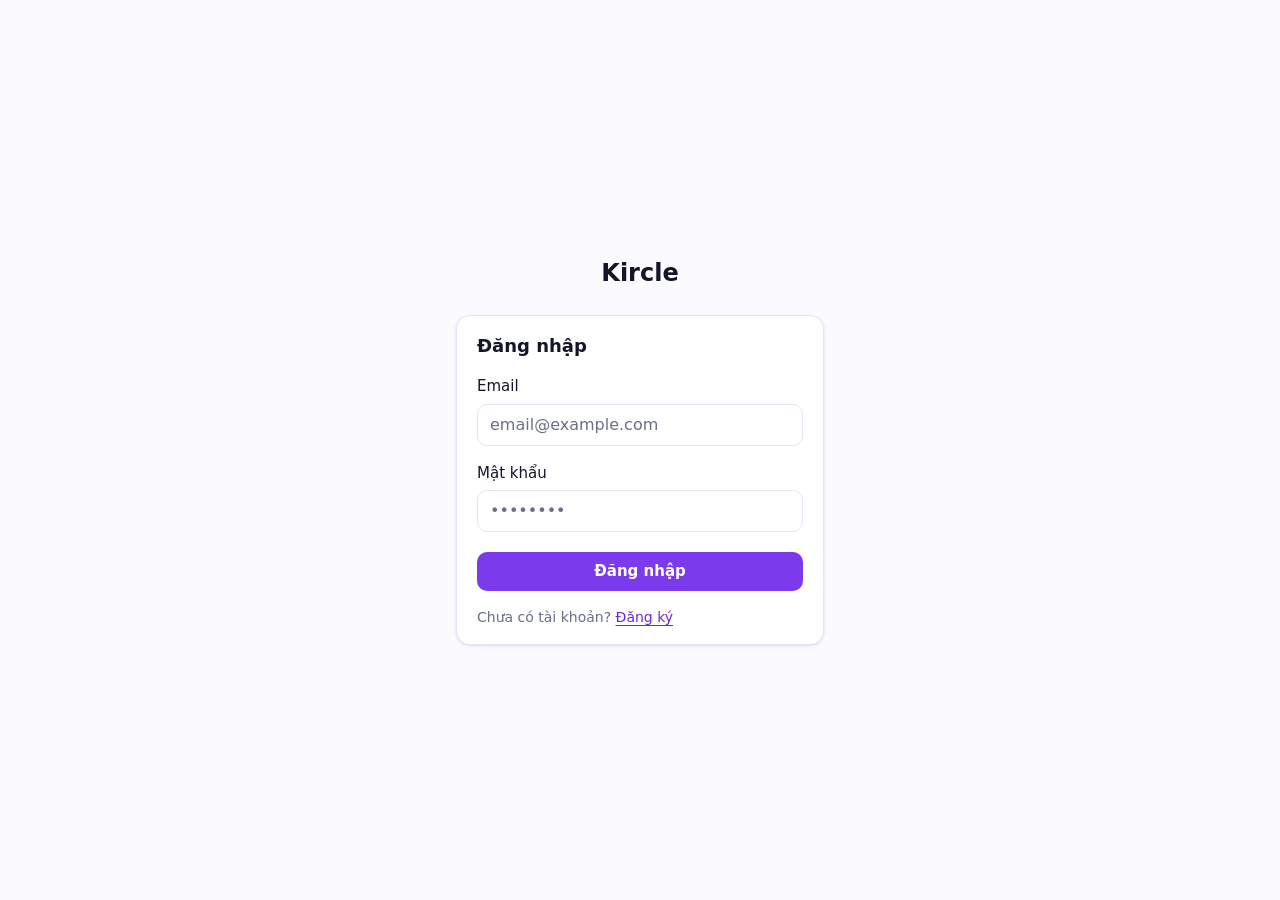
<file: pages/profile.html>
<!DOCTYPE html>
<html lang="vi">
<head>
    <meta charset="UTF-8">
    <meta name="viewport" content="width=device-width, initial-scale=1.0">
    <title>Trang cá nhân – Kircle</title>
    <link rel="stylesheet" href="../css/base.css">
    <link rel="stylesheet" href="../css/themes.css">
    <link rel="stylesheet" href="../css/layout.css">
    <link rel="stylesheet" href="../css/components/logo.css">
    <link rel="stylesheet" href="../css/components/button.css">
    <link rel="stylesheet" href="../css/components/card.css">
    <link rel="stylesheet" href="../css/components/form.css">
    <link rel="stylesheet" href="../css/components/post.css">
    <link rel="stylesheet" href="../css/components/profile.css">
    <link rel="stylesheet" href="../css/components/table.css">
    <link rel="stylesheet" href="../css/components/user-search.css">
    <script src="../js/theme.js"></script>
    <script src="../js/sidebar.js"></script>
</head>
<body class="kircle-app">
    <header class="kircle-header">
        <div class="kircle-header-inner">
            <button type="button" class="kircle-sidebar-toggle" id="sidebar-toggle" aria-label="Mở menu điều hướng" aria-expanded="false">
                <svg viewBox="0 0 24 24" fill="none" stroke="currentColor" stroke-width="2" stroke-linecap="round" stroke-linejoin="round" aria-hidden="true">
                    <line x1="3" y1="6" x2="21" y2="6"/><line x1="3" y1="12" x2="21" y2="12"/><line x1="3" y1="18" x2="21" y2="18"/>
                </svg>
            </button>
            <a href="news.html" class="kircle-logo-link kircle-header-logo" aria-label="Kircle">
                <svg class="kircle-header-logo-svg" viewBox="0 0 120 120" xmlns="http://www.w3.org/2000/svg" aria-hidden="true">
                    <defs>
                        <linearGradient id="kircleHeaderGrad" x1="0%" y1="0%" x2="100%" y2="100%">
                            <stop offset="0%" style="stop-color: #a29bfe; stop-opacity: 1" />
                            <stop offset="100%" style="stop-color: #6c5ce7; stop-opacity: 1" />
                        </linearGradient>
                    </defs>
                    <g transform="translate(10, 10)">
                        <circle cx="50" cy="50" r="45" fill="none" stroke="currentColor" stroke-width="2" opacity="0.25" />
                        <circle cx="50" cy="50" r="45" fill="none" stroke="url(#kircleHeaderGrad)" stroke-width="10" stroke-linecap="round" stroke-dasharray="210 100" />
                        <path d="M42 35 L42 65 M42 50 L58 35 M42 50 L58 65" stroke="url(#kircleHeaderGrad)" stroke-width="8" stroke-linecap="round" stroke-linejoin="round" fill="none" />
                    </g>
                </svg>
            </a>
            <button
                type="button"
                class="kircle-header-icon-btn kircle-header-search-toggle"
                id="mobile-search-toggle"
                aria-label="Tìm kiếm"
            >
                <span class="kircle-header-search-toggle-icon-search" aria-hidden="true">
                    <svg viewBox="0 0 24 24" fill="none" stroke="currentColor" stroke-width="2" stroke-linecap="round" stroke-linejoin="round">
                        <circle cx="11" cy="11" r="7"></circle>
                        <line x1="16" y1="16" x2="21" y2="21"></line>
                    </svg>
                </span>
                <span class="kircle-header-search-toggle-icon-close" aria-hidden="true">
                    <svg viewBox="0 0 24 24" fill="none" stroke="currentColor" stroke-width="2" stroke-linecap="round" stroke-linejoin="round">
                        <line x1="18" y1="6" x2="6" y2="18"></line>
                        <line x1="6" y1="6" x2="18" y2="18"></line>
                    </svg>
                </span>
            </button>
            <div class="kircle-header-search">
                <input
                    type="search"
                    id="profile-search"
                    class="kircle-input"
                    placeholder="Tìm kiếm..."
                    style="width: 100%; font-size: 0.875rem; padding: 0.35rem 0.5rem;"
                >
            </div>
            <div class="kircle-header-actions">
                <button type="button" class="kircle-header-icon-btn kircle-theme-toggle" id="theme-toggle" aria-label="Đổi giao diện sáng/tối">
                    <span class="kircle-theme-icon kircle-theme-icon-sun" aria-hidden="true">
                        <svg width="18" height="18" viewBox="0 0 24 24" fill="none" stroke="currentColor" stroke-width="2" stroke-linecap="round" stroke-linejoin="round"><circle cx="12" cy="12" r="4"/><path d="M12 2v2M12 20v2M4.93 4.93l1.41 1.41M17.66 17.66l1.41 1.41M2 12h2M20 12h2M6.34 17.66l-1.41 1.41M19.07 4.93l-1.41 1.41"/></svg>
                    </span>
                    <span class="kircle-theme-icon kircle-theme-icon-moon" aria-hidden="true">
                        <svg width="18" height="18" viewBox="0 0 24 24" fill="none" stroke="currentColor" stroke-width="2" stroke-linecap="round" stroke-linejoin="round"><path d="M21 12.79A9 9 0 1 1 11.21 3 7 7 0 0 0 21 12.79z"/></svg>
                    </span>
                </button>
                <button type="button" class="kircle-header-icon-btn kircle-header-notif" id="notif-link" aria-label="Thông báo">
                    <svg viewBox="0 0 24 24" fill="none" stroke="currentColor" stroke-width="2" stroke-linecap="round" stroke-linejoin="round" aria-hidden="true">
                        <path d="M18 8a6 6 0 0 0-12 0c0 7-3 9-3 9h18s-3-2-3-9"></path>
                        <path d="M13.73 21a2 2 0 0 1-3.46 0"></path>
                    </svg>
                    <span
                        id="notif-badge"
                        class="kircle-badge kircle-badge-pending kircle-header-notif-badge"
                        style="display: none;"
                    ></span>
                </button>
                <div class="kircle-dropdown-wrap">
                    <button type="button" class="kircle-dropdown-trigger" id="user-menu-btn" aria-expanded="false" aria-haspopup="true">
                        <img src="" alt="" class="kircle-header-avatar" id="header-avatar" width="36" height="36" style="background: var(--surface-2);">
                        <span id="header-username"></span>
                    </button>
                    <div class="kircle-dropdown-menu" id="user-menu" role="menu">
                        <a href="profile.html" role="menuitem">Hồ sơ</a>
                        <a href="../index.html" role="menuitem">Về trang chủ</a>
                        <button type="button" id="logout-btn" role="menuitem">Đăng xuất</button>
                    </div>
                </div>
            </div>
        </div>
    </header>
    <div class="kircle-sidebar-overlay" id="sidebar-overlay" aria-hidden="true"></div>
    <div class="kircle-main-wrap">
        <aside class="kircle-sidebar" id="sidebar" aria-label="Điều hướng">
            <nav class="kircle-sidebar-nav">
                <a href="news.html">Bảng feed</a>
                <a href="profile.html" class="is-active">Hồ sơ</a>
                <a href="#">Tin nhắn</a>
                <a href="#">Thông báo</a>
            </nav>
        </aside>
        <main class="kircle-main">
            <div class="kircle-profile-wrap">
                <div class="kircle-profile-hero kircle-card">
                    <div class="kircle-profile-avatar-outer">
                        <div id="profile-avatar-display"></div>
                        <button
                            type="button"
                            class="kircle-btn kircle-btn-secondary kircle-btn-sm kircle-profile-edit-btn"
                            id="edit-profile-btn"
                        >Chỉnh sửa hồ sơ</button>
                    </div>
                    <div class="kircle-profile-info" id="profile-info"></div>
                    <div class="kircle-profile-stats" id="profile-stats"></div>
                </div>

                <div class="kircle-profile-edit-card" id="edit-profile-card" style="display: none;">
                    <h2 class="kircle-profile-edit-title">Chỉnh sửa hồ sơ</h2>

                    <div class="kircle-form-group">
                        <label class="kircle-label">Ảnh đại diện</label>
                        <div class="kircle-profile-edit-avatar-preview-wrap">
                            <div id="edit-avatar-preview-wrap"></div>
                            <div style="flex: 1;">
                                <div class="kircle-profile-edit-row">
                                    <input
                                        type="url"
                                        id="edit-avatar-url"
                                        class="kircle-input"
                                        placeholder="Dán đường dẫn ảnh đại diện..."
                                        autocomplete="off"
                                        spellcheck="false"
                                        style="flex: 1;"
                                    >
                                    <button type="button" class="kircle-btn kircle-btn-secondary kircle-btn-sm" id="edit-avatar-clear">Xóa</button>
                                </div>
                                <p class="kircle-profile-edit-error" id="edit-avatar-error" style="display:none;"></p>
                            </div>
                        </div>
                    </div>

                    <div class="kircle-form-group">
                        <label class="kircle-label" for="edit-fullname">Tên hiển thị</label>
                        <input
                            type="text"
                            id="edit-fullname"
                            class="kircle-input"
                            placeholder="Nhập tên hiển thị..."
                            maxlength="60"
                            autocomplete="off"
                        >
                        <p class="kircle-profile-edit-error" id="edit-fullname-error" style="display:none;"></p>
                    </div>

                    <div class="kircle-form-group">
                        <label class="kircle-label" for="edit-bio">Tiểu sử</label>
                        <textarea
                            id="edit-bio"
                            class="kircle-input"
                            placeholder="Viết một vài điều về bản thân..."
                            rows="3"
                            maxlength="200"
                            style="resize: vertical;"
                        ></textarea>
                        <p style="font-size: 0.75rem; color: var(--text-muted); text-align: right; margin: 0.2rem 0 0;" id="edit-bio-counter">0 / 200</p>
                    </div>

                    <div id="edit-save-feedback" style="display:none; font-size: 0.875rem; margin-top: 0.5rem;"></div>

                    <div class="kircle-profile-edit-actions">
                        <button type="button" class="kircle-btn kircle-btn-secondary kircle-btn-sm" id="edit-cancel-btn">Hủy</button>
                        <button type="button" class="kircle-btn kircle-btn-primary kircle-btn-sm" id="edit-save-btn">Lưu thay đổi</button>
                    </div>
                </div>

                <div id="profile-posts-section"></div>
            </div>
        </main>
    </div>
    <footer class="kircle-footer">
        <div class="kircle-footer-inner">
            <div class="kircle-footer-body">
                <div class="kircle-footer-info">
                    <span class="kircle-footer-brand">Kircle</span>
                    <nav class="kircle-footer-nav">
                        <a href="#">Giới thiệu</a>
                        <a href="#">Điều khoản</a>
                        <a href="#">Quyền riêng tư</a>
                        <a href="#">Liên hệ</a>
                    </nav>
                    <ul class="kircle-footer-contact">
                        <li>
                            <svg viewBox="0 0 24 24" fill="none" stroke="currentColor" stroke-width="2" stroke-linecap="round" stroke-linejoin="round"><path d="M21 10c0 7-9 13-9 13S3 17 3 10a9 9 0 0 1 18 0z"/><circle cx="12" cy="10" r="3"/></svg>
                            693 Đ. Lê Văn Việt, P. Tăng Nhơn Phú, Hồ Chí Minh
                        </li>
                        <li>
                            <svg viewBox="0 0 24 24" fill="none" stroke="currentColor" stroke-width="2" stroke-linecap="round" stroke-linejoin="round"><path d="M4 4h16c1.1 0 2 .9 2 2v12c0 1.1-.9 2-2 2H4c-1.1 0-2-.9-2-2V6c0-1.1.9-2 2-2z"/><polyline points="22,6 12,13 2,6"/></svg>
                            <a href="mailto:kiettc15@gmail.com">kiettc15@gmail.com</a>
                        </li>
                        <li>
                            <svg viewBox="0 0 24 24" fill="none" stroke="currentColor" stroke-width="2" stroke-linecap="round" stroke-linejoin="round"><path d="M22 16.92v3a2 2 0 0 1-2.18 2 19.79 19.79 0 0 1-8.63-3.07A19.5 19.5 0 0 1 4.69 12 19.79 19.79 0 0 1 1.61 3.35 2 2 0 0 1 3.6 1h3a2 2 0 0 1 2 1.72c.13.96.36 1.9.7 2.81a2 2 0 0 1-.45 2.11L7.91 8.6a16 16 0 0 0 5.45 5.45l.96-.96a2 2 0 0 1 2.11-.45c.9.34 1.85.57 2.81.7A2 2 0 0 1 22 16.92z"/></svg>
                            <a href="tel:0362618624">0362 618 624</a>
                        </li>
                    </ul>
                </div>
                <div class="kircle-footer-map">
                    <iframe src="https://www.google.com/maps/embed?pb=!1m18!1m12!1m3!1d3724.6049591401515!2d106.81056597480607!3d10.850400689302932!2m3!1f0!2f0!3f0!3m2!1i1024!2i768!4f13.1!3m3!1m2!1s0x3175274a373d1489%3A0x55fdeb0eba430d7e!2zNjkzIMSQLiBMw6ogVsSDbiBWaeG7h3QsIFAsIFTEg25nIE5oxqFuIFBow7osIEjhu5MgQ2jDrSBNaW5oLCBWaeG7h3QgTmFt!5e1!3m2!1svi!2s!4v1775413473640!5m2!1svi!2s" allowfullscreen="" loading="lazy" referrerpolicy="no-referrer-when-downgrade"></iframe>
                </div>
            </div>
            <div class="kircle-footer-bottom">© 2026 Kircle. Bảo lưu mọi quyền.</div>
        </div>
    </footer>
    <script src="../js/db.js"></script>
    <script src="../js/mock/users.js"></script>
    <script src="../js/mock/posts.js"></script>
    <script src="../js/mock/comments.js"></script>
    <script src="../js/mock/notifications.js"></script>
    <script src="../js/mock/reports.js"></script>
    <script src="../js/auth.js"></script>
    <script src="../js/router-utils.js"></script>
    <script src="../js/user-search.js"></script>
    <script src="../js/profile-page.js"></script>
    <script>KircleUserSearch.init("profile-search");</script>
</body>
</html>
</file>
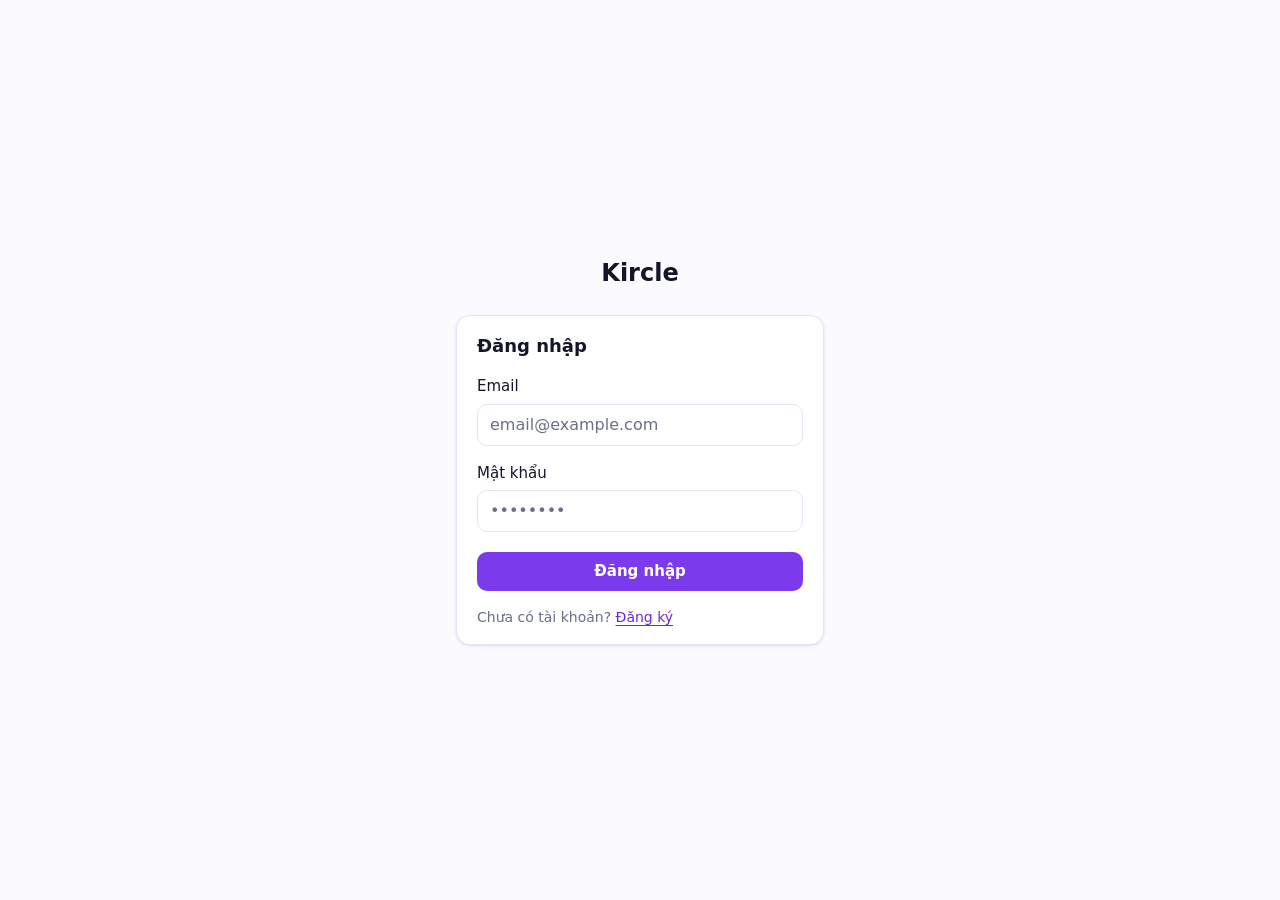
<file: pages/auth/login.html>
<!DOCTYPE html>
<html lang="vi">
<head>
    <meta charset="UTF-8">
    <meta name="viewport" content="width=device-width, initial-scale=1.0">
    <title>Đăng nhập – Kircle</title>
    <link rel="stylesheet" href="../../css/base.css">
    <link rel="stylesheet" href="../../css/themes.css">
    <link rel="stylesheet" href="../../css/layout.css">

    <link rel="stylesheet" href="../../css/components/logo.css">
    <link rel="stylesheet" href="../../css/components/button.css">
    <link rel="stylesheet" href="../../css/components/form.css">
    <link rel="stylesheet" href="../../css/components/card.css">
    <script src="../../js/theme.js"></script>
</head>
<body class="kircle-auth-page">
    <div class="container" style="max-width: 400px; width: 100%; padding: 1rem;">
        <div style="text-align: center; margin-bottom: 1.5rem;">
            <a href="../../index.html" class="kircle-logo-link" style="font-size: 1.5rem;">Kircle</a>
        </div>
        <div class="kircle-card">
            <div class="kircle-card-body">
                <h1 class="kircle-card-title" style="margin-bottom: 1rem;">Đăng nhập</h1>
                <form id="login-form" class="kircle-form">
                    <div class="kircle-form-group">
                        <label class="kircle-label" for="login-email">Email</label>
                        <input type="email" id="login-email" class="kircle-input" required placeholder="email@example.com" autocomplete="email">
                    </div>
                    <div class="kircle-form-group">
                        <label class="kircle-label" for="login-password">Mật khẩu</label>
                        <input type="password" id="login-password" class="kircle-input" required placeholder="••••••••" autocomplete="current-password">
                    </div>
                    <p id="login-error" class="kircle-form-error" style="display: none;"></p>
                    <div class="kircle-form-group" style="margin-top: 1.25rem;">
                        <button type="submit" class="kircle-btn kircle-btn-primary" style="width: 100%;">Đăng nhập</button>
                    </div>
                </form>
                <p style="margin: 1rem 0 0; font-size: 0.875rem; color: var(--text-muted);">
                    Chưa có tài khoản? <a href="register.html">Đăng ký</a>
                </p>
            </div>
        </div>
    </div>
    <script src="../../js/db.js"></script>
    <script>KircleDB.init();</script>
    <script src="../../js/mock/users.js"></script>
    <script src="../../js/auth.js"></script>
    <script src="../../js/router-utils.js"></script>
    <script src="../../js/login-page.js"></script>

</body>
</html>
</file>
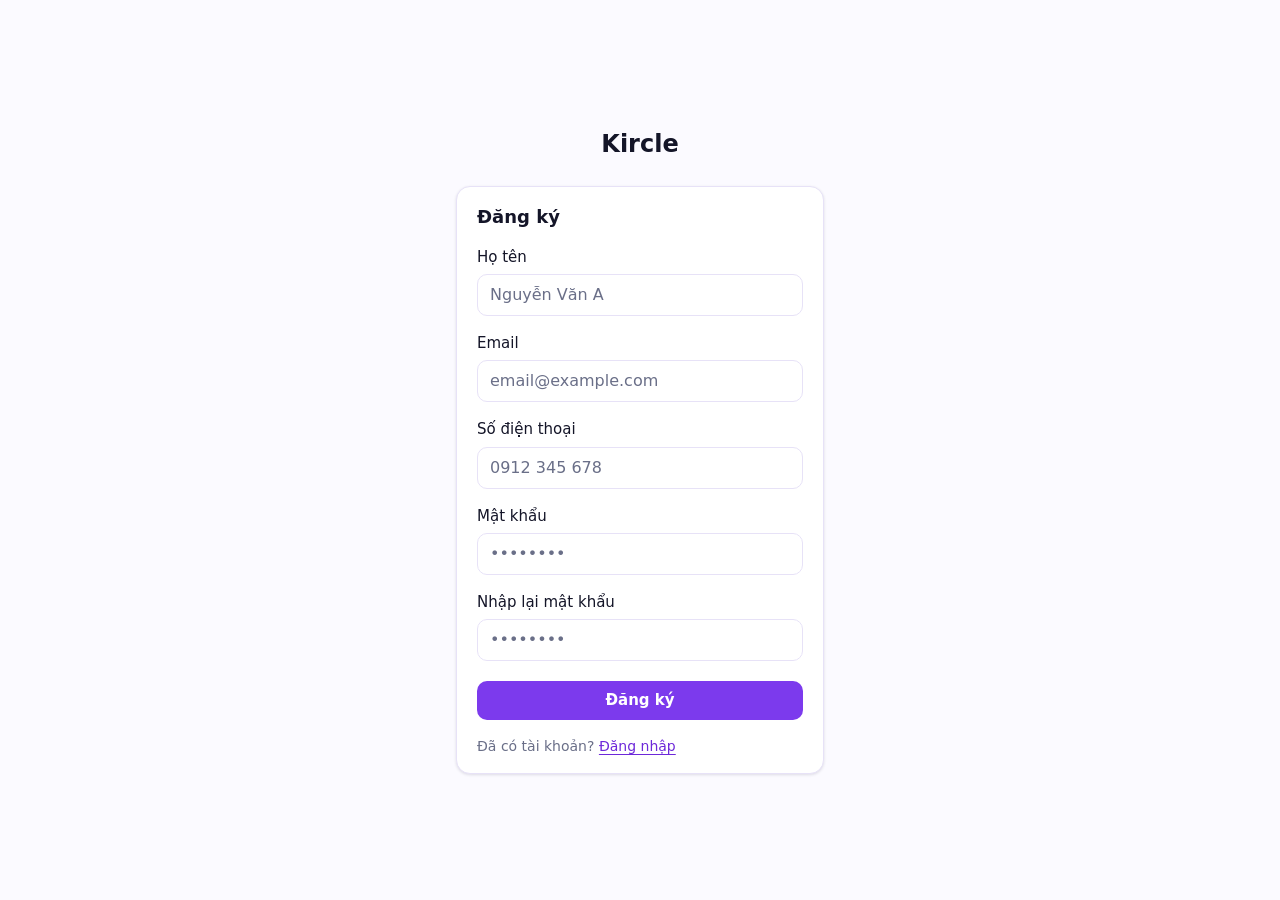
<file: pages/auth/register.html>
<!DOCTYPE html>
<html lang="vi">
<head>
    <meta charset="UTF-8">
    <meta name="viewport" content="width=device-width, initial-scale=1.0">
    <title>Đăng ký – Kircle</title>
    <link rel="stylesheet" href="../../css/base.css">
    <link rel="stylesheet" href="../../css/themes.css">
    <link rel="stylesheet" href="../../css/layout.css">
    <link rel="stylesheet" href="../../css/components/logo.css">
    <link rel="stylesheet" href="../../css/components/button.css">
    <link rel="stylesheet" href="../../css/components/form.css">
    <link rel="stylesheet" href="../../css/components/card.css">
    <script src="../../js/theme.js"></script>
</head>
<body class="kircle-auth-page">
    <div class="container" style="max-width: 400px; width: 100%; padding: 1rem;">
        <div style="text-align: center; margin-bottom: 1.5rem;">
            <a href="../../index.html" class="kircle-logo-link" style="font-size: 1.5rem;">Kircle</a>
        </div>
        <div class="kircle-card">
            <div class="kircle-card-body">
                <h1 class="kircle-card-title" style="margin-bottom: 1rem;">Đăng ký</h1>
                <form id="register-form" class="kircle-form" novalidate>
                    <div class="kircle-form-group">
                        <label class="kircle-label" for="reg-fullname">Họ tên</label>
                        <input type="text" id="reg-fullname" class="kircle-input" required minlength="2" placeholder="Nguyễn Văn A" autocomplete="name">
                    </div>
                    <div class="kircle-form-group">
                        <label class="kircle-label" for="reg-email">Email</label>
                        <input type="email" id="reg-email" class="kircle-input" required placeholder="email@example.com" autocomplete="email">
                    </div>
                    <div class="kircle-form-group">
                        <label class="kircle-label" for="reg-phone">Số điện thoại</label>
                        <input type="tel" id="reg-phone" class="kircle-input" required placeholder="0912 345 678" autocomplete="tel">
                    </div>
                    <div class="kircle-form-group">
                        <label class="kircle-label" for="reg-password">Mật khẩu</label>
                        <input type="password" id="reg-password" class="kircle-input" required minlength="6" placeholder="••••••••" autocomplete="new-password">
                    </div>
                    <div class="kircle-form-group">
                        <label class="kircle-label" for="reg-confirm-password">Nhập lại mật khẩu</label>
                        <input type="password" id="reg-confirm-password" class="kircle-input" required placeholder="••••••••" autocomplete="new-password">
                    </div>
                    <p id="register-error" class="kircle-form-error" style="display: none;"></p>
                    <div class="kircle-form-group" style="margin-top: 1.25rem;">
                        <button type="submit" class="kircle-btn kircle-btn-primary" style="width: 100%;">Đăng ký</button>
                    </div>
                </form>
                <p style="margin: 1rem 0 0; font-size: 0.875rem; color: var(--text-muted);">
                    Đã có tài khoản? <a href="login.html">Đăng nhập</a>
                </p>
            </div>
        </div>
    </div>
    <script src="../../js/db.js"></script>
    <script>KircleDB.init();</script>
    <script src="../../js/mock/users.js"></script>
    <script src="../../js/auth.js"></script>
    <script src="../../js/router-utils.js"></script>
    <script src="../../js/register-page.js"></script>

</body>
</html>
</file>
<file: css/base.css>
:root {
  --font-sans: ui-sans-serif, system-ui, -apple-system, "Segoe UI", Roboto, Arial, "Noto Sans",
    "Liberation Sans", sans-serif, "Apple Color Emoji", "Segoe UI Emoji";
  --font-mono: ui-monospace, SFMono-Regular, Menlo, Monaco, Consolas, "Liberation Mono", "Courier New",
    monospace;

  --text-size: 16px;
  --line: 1.5;

  --container-max: 1120px;
  --header-h: 3.75rem;

  --ease: cubic-bezier(0.2, 0.8, 0.2, 1);
  --dur-fast: 150ms;
  --dur: 220ms;
}

*,
*::before,
*::after {
  box-sizing: border-box;
}

html {
  -webkit-text-size-adjust: 100%;
  text-size-adjust: 100%;
  font-size: var(--text-size);
  line-height: var(--line);
  font-family: var(--font-sans);
  scroll-behavior: smooth;
  tab-size: 2;
}

body {
  margin: 0;
  min-height: 100%;
  background: var(--bg, #ffffff);
  color: var(--text, #111827);
  text-rendering: optimizeLegibility;
  -webkit-font-smoothing: antialiased;
  -moz-osx-font-smoothing: grayscale;
}

h1,
h2,
h3,
h4,
h5,
h6,
p,
figure,
blockquote,
dl,
dd {
  margin: 0;
}

ul[role="list"],
ol[role="list"] {
  list-style: none;
  padding: 0;
  margin: 0;
}

img,
picture,
video,
canvas,
svg {
  display: block;
  max-width: 100%;
}

img {
  height: auto;
}

input,
button,
textarea,
select {
  font: inherit;
  color: inherit;
}

button {
  cursor: pointer;
}

button:disabled,
input:disabled,
select:disabled,
textarea:disabled {
  cursor: not-allowed;
  opacity: 0.65;
}

textarea {
  resize: vertical;
}

a {
  color: var(--link, currentColor);
  text-decoration: none;
}

a:hover {
  color: var(--link-hover, var(--link, currentColor));
}

a:where(:not([class])) {
  text-decoration: underline;
  text-underline-offset: 0.18em;
  text-decoration-thickness: 0.08em;
}

:focus {
  outline: none;
}

:focus-visible {
  outline: 3px solid var(--ring, rgba(124, 58, 237, 0.45));
  outline-offset: 2px;
}

::selection {
  background: var(--primary-soft, rgba(124, 58, 237, 0.12));
}

hr {
  height: 1px;
  border: 0;
  background: var(--border, #e5e7eb);
  margin: 0;
}

table {
  border-collapse: collapse;
  border-spacing: 0;
}

@media (prefers-reduced-motion: reduce) {
  html {
    scroll-behavior: auto;
  }

  *,
  *::before,
  *::after {
    animation-duration: 0.001ms !important;
    animation-iteration-count: 1 !important;
    transition-duration: 0.001ms !important;
    scroll-behavior: auto !important;
  }
}

.container {
  width: min(100% - 2rem, var(--container-max));
  margin-inline: auto;
}
</file>
<file: css/themes.css>
:root {
  --purple-50:  #f5f3ff;
  --purple-100: #ede9fe;
  --purple-200: #ddd6fe;
  --purple-300: #c4b5fd;
  --purple-400: #a78bfa;
  --purple-500: #8b5cf6;
  --purple-600: #7c3aed;
  --purple-700: #6d28d9;
  --purple-800: #5b21b6;
  --purple-900: #4c1d95;

  --radius-sm: 10px;
  --radius-md: 14px;
  --radius-lg: 18px;
}

:root:not([data-theme]),
:root[data-theme="light"] {
  color-scheme: light;

  --bg: #fbfaff;
  --surface: #ffffff;
  --surface-2: #f6f3ff;
  --surface-3: #efeaff;
  --border: #e7e2f7;

  --text: #1f2133;
  --text-strong: #141528;
  --text-muted: #6a6f88;

  --primary: var(--purple-600);
  --primary-hover: var(--purple-700);
  --primary-active: var(--purple-800);
  --primary-soft: rgba(124, 58, 237, 0.12);
  --on-primary: #ffffff;

  --link: var(--purple-700);
  --link-hover: var(--purple-800);

  --ring: rgba(124, 58, 237, 0.45);
  --shadow-color: rgba(17, 12, 46, 0.12);

  --gradient-primary: linear-gradient(135deg, var(--purple-400), var(--purple-700));
}

:root[data-theme="dark"] {
  color-scheme: dark;

  --bg: #0d0b18;
  --surface: #141027;
  --surface-2: #1a1433;
  --surface-3: #211a41;
  --border: #2a2353;

  --text: #e9e7ff;
  --text-strong: #ffffff;
  --text-muted: #a8a6c7;

  --primary: var(--purple-400);
  --primary-hover: var(--purple-300);
  --primary-active: var(--purple-200);
  --primary-soft: rgba(167, 139, 250, 0.16);
  --on-primary: #0b0716;

  --link: var(--purple-300);
  --link-hover: var(--purple-200);

  --ring: rgba(167, 139, 250, 0.55);
  --shadow-color: rgba(0, 0, 0, 0.45);

  --gradient-primary: linear-gradient(135deg, var(--purple-500), var(--purple-300));
}

html,
body {
  height: 100%;
}

body {
  margin: 0;
  background: var(--bg);
  color: var(--text);
}

a {
  color: var(--link);
}

a:hover {
  color: var(--link-hover);
}
</file>
<file: css/components/logo.css>
#kircle-svg {
  width: 25rem;
  height: 7.5rem;
  cursor: pointer;
}

.k-path {
  transition: stroke-dashoffset 0.5s ease;
}

#kircle-svg:hover .main-circle {
  filter: url(#glow);
}

.brand-name {
  fill: var(--text-strong);
  transition: fill 0.3s ease;
}

#kircle-svg:hover .brand-name {
  fill: var(--primary-hover);
}

.brand-tagline {
  fill: var(--text-muted);
}
</file>
<file: css/components/button.css>
.kircle-btn {
  display: inline-flex;
  align-items: center;
  justify-content: center;
  gap: 0.5rem;
  padding: 0.5rem 1rem;
  font-weight: 600;
  font-size: 0.9375rem;
  line-height: 1.4;
  border-radius: var(--radius-sm);
  border: none;
  cursor: pointer;
  transition: background-color var(--dur-fast) var(--ease), color var(--dur-fast) var(--ease),
    box-shadow var(--dur-fast) var(--ease);
}

.kircle-btn:focus-visible {
  outline: 3px solid var(--ring);
  outline-offset: 2px;
}

.kircle-btn:disabled {
  cursor: not-allowed;
  opacity: 0.65;
}

.kircle-btn-primary {
  background: var(--primary);
  color: var(--on-primary);
  border: 1px solid transparent;
}

.kircle-btn-primary:hover:not(:disabled) {
  background: var(--primary-hover);
}

.kircle-btn-primary:active:not(:disabled) {
  background: var(--primary-active);
}

.kircle-btn-secondary {
  background: var(--surface-2);
  color: var(--text);
  border: 1px solid var(--border);
}

.kircle-btn-secondary:hover:not(:disabled) {
  background: var(--surface-3);
  border-color: var(--primary);
  color: var(--primary);
}

.kircle-btn-ghost {
  background: transparent;
  color: var(--text);
}

.kircle-btn-ghost:hover:not(:disabled) {
  background: var(--surface-2);
}

.kircle-btn-sm {
  padding: 0.35rem 0.75rem;
  font-size: 0.875rem;
}

.kircle-btn-lg {
  padding: 0.75rem 1.5rem;
  font-size: 1rem;
}

.kircle-btn-danger {
  background: #ef4444;
  color: #ffffff;
  border: 1px solid transparent;
}

.kircle-btn-danger:hover:not(:disabled) {
  background: #dc2626;
}

.kircle-btn-danger:active:not(:disabled) {
  background: #b91c1c;
}
</file>
<file: css/layout.css>
.kircle-app {
  min-height: 100vh;
  display: flex;
  flex-direction: column;
  padding-top: var(--header-h, 3.75rem);
}

.kircle-auth-page {
  display: flex;
  flex-direction: column;
  align-items: center;
  justify-content: center;
  min-height: 100vh;
  padding: 1rem 0;
  box-sizing: border-box;
}

.kircle-header {
  position: fixed;
  top: 0;
  left: 0;
  right: 0;
  z-index: 100;
  background: var(--surface);
  border-bottom: 1px solid var(--border);
  padding: 0.75rem 1rem;
}

.kircle-header-inner {
  width: min(100% - 2rem, var(--container-max));
  margin-inline: auto;
  display: flex;
  align-items: center;
  gap: 0.75rem;
  flex-wrap: nowrap;
}

.kircle-logo-link {
  display: inline-flex;
  align-items: center;
  text-decoration: none;
  color: var(--text-strong);
  font-weight: 700;
  font-size: 1.25rem;
}

.kircle-logo-link:hover {
  color: var(--primary);
}

.kircle-header-logo {
  color: var(--text-strong);
}

.kircle-header-logo:hover {
  color: var(--primary);
}

.kircle-header-logo-svg {
  display: block;
  width: 36px;
  height: 36px;
}

.kircle-header-search {
  flex: 1;
  min-width: 120px;
  max-width: 280px;
}

.kircle-header-actions {
  display: flex;
  align-items: center;
  gap: 0.5rem;
  margin-left: auto;
}

.kircle-header-icon-btn,
.kircle-theme-toggle {
  display: inline-flex;
  align-items: center;
  justify-content: center;
  width: 32px;
  height: 32px;
  padding: 0;
  background: none;
  border: none;
  border-radius: 50%;
  color: var(--text);
  cursor: pointer;
}

.kircle-header-icon-btn:hover,
.kircle-theme-toggle:hover {
  background: var(--surface-2);
  color: var(--primary);
}

.kircle-header-icon-btn svg,
.kircle-theme-toggle svg {
  width: 18px;
  height: 18px;
}

.kircle-theme-icon {
  display: inline-flex;
  align-items: center;
  justify-content: center;
  color: var(--text);
}

.kircle-theme-icon-sun {
  display: inline-flex;
}

.kircle-theme-icon-moon {
  display: none;
}

[data-theme="dark"] .kircle-theme-icon-sun {
  display: none;
}

[data-theme="dark"] .kircle-theme-icon-moon {
  display: inline-flex;
}

.kircle-header-avatar {
  width: 36px;
  height: 36px;
  border-radius: 50%;
  object-fit: cover;
  background: var(--surface-2);
}

.kircle-header-avatar + [data-avatar-ph] {
  width: 36px;
  height: 36px;
  border-radius: 50%;
  background: var(--primary-soft);
  color: var(--primary);
  display: inline-flex;
  align-items: center;
  justify-content: center;
  font-size: 0.875rem;
  font-weight: 700;
  flex-shrink: 0;
  user-select: none;
}

.kircle-dropdown-wrap {
  position: relative;
}

.kircle-dropdown-trigger {
  display: flex;
  align-items: center;
  gap: 0.5rem;
  padding: 0.25rem 0.5rem;
  background: none;
  border: none;
  border-radius: var(--radius-sm);
  color: var(--text);
  cursor: pointer;
}

.kircle-dropdown-trigger:hover {
  background: var(--surface-2);
}

.kircle-header-notif {
  position: relative;
}

.kircle-header-notif-badge {
  position: absolute;
  top: 4px;
  right: 4px;
  transform: translate(50%, -50%);
  min-width: 16px;
  height: 16px;
  padding-inline: 3px;
  border-radius: 999px;
  font-size: 0.625rem;
}

.kircle-header-search-toggle {
  display: none;
}

@media (max-width: 640px) {
  .kircle-header-inner {
    gap: 0.5rem;
  }

  .kircle-header-avatar,
  .kircle-header-avatar + [data-avatar-ph],
  #header-username {
    display: none !important;
  }

  .kircle-header-search {
    display: none;
    max-width: none;
  }

  .kircle-header-search-toggle {
    display: inline-flex;
  }

  body.kircle-search-open .kircle-header-search {
    display: block;
    flex: 1 1 auto;
  }

  body.kircle-search-open .kircle-header-actions {
    display: none;
  }

  .kircle-header-search-toggle-icon-close {
    display: none;
  }

  body.kircle-search-open .kircle-header-search-toggle-icon-search {
    display: none;
  }

  body.kircle-search-open .kircle-header-search-toggle-icon-close {
    display: inline-flex;
  }
}

.kircle-dropdown-menu {
  position: absolute;
  top: 100%;
  right: 0;
  margin-top: 0.25rem;
  min-width: 160px;
  background: var(--surface);
  border: 1px solid var(--border);
  border-radius: var(--radius-md);
  box-shadow: 0 4px 12px var(--shadow-color);
  padding: 0.25rem;
  display: none;
  z-index: 200;
}

.kircle-dropdown-menu.is-open {
  display: block;
}

.kircle-dropdown-menu a,
.kircle-dropdown-menu button {
  display: block;
  width: 100%;
  text-align: left;
  padding: 0.5rem 0.75rem;
  border: none;
  background: none;
  color: var(--text);
  text-decoration: none;
  border-radius: var(--radius-sm);
  cursor: pointer;
  font: inherit;
}

.kircle-dropdown-menu a:hover,
.kircle-dropdown-menu button:hover {
  background: var(--surface-2);
}

.kircle-main-wrap {
  display: flex;
  flex: 1;
  width: min(100%, var(--container-max));
  margin-inline: auto;
  padding: 1rem;
  gap: 1rem;
}

.kircle-sidebar {
  width: 220px;
  flex-shrink: 0;
  position: sticky;
  align-self: flex-start;
  top: calc(var(--header-h, 3.75rem) + 1rem);
  max-height: calc(100vh - var(--header-h, 3.75rem) - 2rem);
  overflow-y: auto;
}

.kircle-sidebar-header {
  display: none;
}

.kircle-sidebar-nav {
  display: flex;
  flex-direction: column;
  gap: 0.25rem;
}

.kircle-sidebar-nav a {
  display: flex;
  align-items: center;
  gap: 0.5rem;
  padding: 0.5rem 0.75rem;
  border-radius: var(--radius-sm);
  color: var(--text);
  text-decoration: none;
}

.kircle-sidebar-nav a:hover {
  background: var(--surface-2);
  color: var(--primary);
}

.kircle-sidebar-nav a.is-active {
  background: var(--primary-soft);
  color: var(--primary);
  font-weight: 600;
}

@media (min-width: 769px) {
  .kircle-app:has([data-admin-nav]) .kircle-main-wrap {
    width: 100%;
    max-width: none;
    margin-inline: 0;
  }

  [data-page="profile"] .kircle-sidebar {
    width: 52px;
    overflow: hidden;
    transition: width 0.22s ease;
  }

  [data-page="profile"] .kircle-sidebar:hover {
    width: 220px;
  }

  [data-page="profile"] .kircle-sidebar-nav a {
    white-space: nowrap;
  }

  [data-page="profile"] .kircle-sidebar-nav svg {
    width: 18px;
    height: 18px;
    flex-shrink: 0;
  }

  [data-page="profile"] .kircle-nav-label {
    opacity: 0;
    transition: opacity 0.08s ease;
  }

  [data-page="profile"] .kircle-sidebar:hover .kircle-nav-label {
    opacity: 1;
    transition: opacity 0.18s ease 0.1s;
  }
}

.kircle-main {
  flex: 1;
  min-width: 0;
}

.kircle-sidebar-toggle {
  display: none;
  align-items: center;
  justify-content: center;
  width: 40px;
  height: 40px;
  padding: 0;
  background: none;
  border: none;
  border-radius: var(--radius-sm);
  color: var(--text);
  cursor: pointer;
}
.kircle-sidebar-toggle:hover {
  background: var(--surface-2);
  color: var(--primary);
}
.kircle-sidebar-toggle svg {
  width: 24px;
  height: 24px;
}

.kircle-sidebar-overlay {
  display: none;
  position: fixed;
  inset: 0;
  z-index: 150;
  background: var(--overlay, rgba(0, 0, 0, 0.4));
  opacity: 0;
  transition: opacity 0.2s ease;
}
.kircle-sidebar-overlay.is-visible {
  opacity: 1;
}

@media (max-width: 768px) {
  .kircle-sidebar-toggle {
    display: inline-flex;
  }

  .kircle-sidebar-nav a svg {
    display: none;
  }

  .kircle-sidebar-overlay {
    display: block;
    pointer-events: none;
  }
  .kircle-sidebar-overlay.is-visible {
    pointer-events: auto;
  }

  .kircle-sidebar {
    position: fixed;
    left: 0;
    top: 0;
    bottom: 0;
    z-index: 160;
    width: 260px;
    max-width: 85vw;
    height: 100vh;
    height: 100dvh;
    max-height: none;
    padding: 0;
    background: var(--surface);
    border-right: 1px solid var(--border);
    box-shadow: 4px 0 20px var(--shadow-color);
    transform: translateX(-100%);
    transition: transform 0.25s ease;
    overflow-y: auto;
    display: flex;
    flex-direction: column;
  }

  .kircle-sidebar-header {
    display: flex;
    align-items: center;
    justify-content: space-between;
    padding: 1rem 1rem 0.75rem;
    border-bottom: 1px solid var(--border);
    flex-shrink: 0;
    background: var(--surface);
  }

  .kircle-sidebar-user {
    display: flex;
    align-items: center;
    gap: 0.625rem;
    min-width: 0;
  }

  .kircle-sidebar-avatar {
    width: 40px;
    height: 40px;
    border-radius: 50%;
    flex-shrink: 0;
    overflow: hidden;
    background: var(--surface-2);
    display: flex;
    align-items: center;
    justify-content: center;
  }

  .kircle-sidebar-avatar-img {
    width: 100%;
    height: 100%;
    object-fit: cover;
    border-radius: 50%;
  }

  .kircle-sidebar-avatar-ph {
    display: inline-flex;
    align-items: center;
    justify-content: center;
    width: 40px;
    height: 40px;
    border-radius: 50%;
    background: var(--primary-soft);
    color: var(--primary);
    font-weight: 700;
    font-size: 0.9rem;
    flex-shrink: 0;
  }

  .kircle-sidebar-name {
    font-weight: 600;
    font-size: 0.9375rem;
    color: var(--text-strong);
    white-space: nowrap;
    overflow: hidden;
    text-overflow: ellipsis;
  }

  .kircle-sidebar-close-btn {
    display: inline-flex;
    align-items: center;
    justify-content: center;
    width: 32px;
    height: 32px;
    padding: 0;
    border: none;
    background: none;
    border-radius: 50%;
    color: var(--text-muted);
    cursor: pointer;
    flex-shrink: 0;
  }

  .kircle-sidebar-close-btn:hover {
    background: var(--surface-2);
    color: var(--text-strong);
  }

  .kircle-sidebar-close-btn svg {
    width: 18px;
    height: 18px;
  }

  .kircle-sidebar-nav {
    padding: 0.75rem 1rem;
    flex: 1;
  }

  .kircle-app.kircle-sidebar-open .kircle-sidebar {
    transform: translateX(0);
  }
}

@media (max-width: 768px) {
  .kircle-main-wrap {
    flex-direction: column;
  }
}

.kircle-footer {
  border-top: 1px solid var(--border);
  background: var(--surface);
  padding: 2rem 1rem 1rem;
  margin-top: auto;
  flex-shrink: 0;
}

.kircle-footer-inner {
  width: min(100% - 2rem, var(--container-max));
  margin-inline: auto;
  display: flex;
  flex-direction: column;
  gap: 1.5rem;
}

.kircle-footer-body {
  display: grid;
  grid-template-columns: 1fr 1fr;
  gap: 2rem;
  align-items: start;
}

.kircle-footer-info {
  display: flex;
  flex-direction: column;
  gap: 0.875rem;
}

.kircle-footer-brand {
  font-weight: 800;
  color: var(--primary);
  font-size: 1.25rem;
  letter-spacing: -0.01em;
}

.kircle-footer-nav {
  display: flex;
  flex-wrap: wrap;
  gap: 0.25rem 1rem;
}

.kircle-footer-nav a {
  font-size: 0.875rem;
  color: var(--text-muted);
  text-decoration: none;
  transition: color var(--dur-fast, 0.15s) ease;
}

.kircle-footer-nav a:hover {
  color: var(--primary);
  text-decoration: underline;
}

.kircle-footer-contact {
  list-style: none;
  padding: 0;
  margin: 0;
  display: flex;
  flex-direction: column;
  gap: 0.5rem;
}

.kircle-footer-contact li {
  display: flex;
  align-items: flex-start;
  gap: 0.5rem;
  font-size: 0.875rem;
  color: var(--text-muted);
  line-height: 1.5;
}

.kircle-footer-contact li svg {
  width: 15px;
  height: 15px;
  flex-shrink: 0;
  margin-top: 0.15rem;
  color: var(--primary);
}

.kircle-footer-contact a {
  color: var(--text-muted);
  text-decoration: none;
}

.kircle-footer-contact a:hover {
  color: var(--primary);
  text-decoration: underline;
}

.kircle-footer-map {
  border-radius: var(--radius-md, 0.5rem);
  overflow: hidden;
  border: 1px solid var(--border);
  line-height: 0;
}

.kircle-footer-map iframe {
  display: block;
  width: 100%;
  height: 220px;
  border: 0;
}

.kircle-footer-bottom {
  border-top: 1px solid var(--border);
  padding-top: 1rem;
  font-size: 0.8rem;
  color: var(--text-muted);
  text-align: center;
}

@media (max-width: 640px) {
  .kircle-footer-body {
    grid-template-columns: 1fr;
    gap: 1.25rem;
  }
}

@media (min-width: 769px) {
  .kircle-app:has([data-admin-nav]) .kircle-footer-inner {
    width: min(100% - 2rem, var(--container-max));
    max-width: none;
    margin-inline: auto;
  }
}
</file>
<file: css/components/card.css>
.kircle-card {
  background: var(--surface);
  border: 1px solid var(--border);
  border-radius: var(--radius-md);
  overflow: hidden;
  box-shadow: 0 1px 3px var(--shadow-color);
}

.kircle-card-body {
  padding: 1rem 1.25rem;
}

.kircle-card-title {
  margin: 0;
  font-size: 1.125rem;
  font-weight: 600;
  color: var(--text-strong);
}
</file>
<file: css/components/form.css>
.kircle-form-group {
  margin-bottom: 1rem;
}

.kircle-label {
  display: block;
  margin-bottom: 0.35rem;
  font-weight: 500;
  color: var(--text-strong);
  font-size: 0.9375rem;
}

.kircle-input,
.kircle-select {
  width: 100%;
  padding: 0.5rem 0.75rem;
  font-size: 1rem;
  line-height: 1.5;
  color: var(--text);
  background: var(--surface);
  border: 1px solid var(--border);
  border-radius: var(--radius-sm);
  transition: border-color var(--dur-fast) var(--ease), box-shadow var(--dur-fast) var(--ease);
}

.kircle-input:focus,
.kircle-select:focus {
  border-color: var(--primary);
  box-shadow: 0 0 0 3px var(--ring);
  outline: none;
}

.kircle-input::placeholder {
  color: var(--text-muted);
}

.kircle-select {
  cursor: pointer;
  appearance: none;
  background-image: url("data:image/svg+xml,%3Csvg xmlns='http://www.w3.org/2000/svg' width='12' height='12' viewBox='0 0 12 12'%3E%3Cpath fill='%236a6f88' d='M6 8L1 3h10z'/%3E%3C/svg%3E");
  background-repeat: no-repeat;
  background-position: right 0.75rem center;
  padding-right: 2rem;
}

.kircle-form-error {
  margin-top: 0.25rem;
  font-size: 0.875rem;
  color: #dc2626;
}
</file>
<file: css/components/table.css>
.kircle-badge {
  display: inline-block;
  padding: 0.2rem 0.5rem;
  font-size: 0.75rem;
  font-weight: 600;
  border-radius: 999px;
  background: var(--surface-3);
  color: var(--text);
}

.kircle-badge-pending {
  background: var(--primary-soft);
  color: var(--primary);
}

.kircle-badge-active {
  background: rgba(22, 163, 74, 0.12);
  color: #16a34a;
}

[data-theme="dark"] .kircle-badge-active {
  background: rgba(74, 222, 128, 0.15);
  color: #4ade80;
}

.kircle-badge-locked {
  background: rgba(239, 68, 68, 0.12);
  color: #dc2626;
}

[data-theme="dark"] .kircle-badge-locked {
  background: rgba(252, 165, 165, 0.15);
  color: #fca5a5;
}

.kircle-badge-role-admin {
  background: var(--primary-soft);
  color: var(--primary);
}

.kircle-badge-role-mod {
  background: rgba(234, 179, 8, 0.12);
  color: #a16207;
}

[data-theme="dark"] .kircle-badge-role-mod {
  background: rgba(253, 224, 71, 0.15);
  color: #fde047;
}


.kircle-admin-panel {
  padding: 1.5rem;
}

.kircle-admin-panel-header {
  display: flex;
  align-items: flex-start;
  justify-content: space-between;
  gap: 1rem;
  margin-bottom: 1.25rem;
  padding-bottom: 1rem;
  border-bottom: 1px solid var(--border);
}

.kircle-admin-panel-title {
  font-size: 1.25rem;
  font-weight: 700;
  color: var(--text-strong);
  margin-bottom: 0.25rem;
}

.kircle-admin-panel-desc {
  font-size: 0.875rem;
  color: var(--text-muted);
}

.kircle-table-scroll {
  overflow-x: auto;
  -webkit-overflow-scrolling: touch;
}

.kircle-admin-table {
  width: 100%;
  border-collapse: collapse;
  font-size: 0.9rem;
}

.kircle-admin-table thead th {
  padding: 0.625rem 0.875rem;
  text-align: left;
  font-size: 0.75rem;
  font-weight: 700;
  text-transform: uppercase;
  letter-spacing: 0.05em;
  color: var(--text-muted);
  background: var(--surface-2);
  border-bottom: 1px solid var(--border);
  white-space: nowrap;
}

.kircle-admin-table thead th:first-child {
  border-radius: var(--radius-sm) 0 0 0;
}

.kircle-admin-table thead th:last-child {
  border-radius: 0 var(--radius-sm) 0 0;
}

.kircle-admin-table tbody tr {
  border-bottom: 1px solid var(--border);
  transition: background-color var(--dur-fast) var(--ease);
}

.kircle-admin-table tbody tr:last-child {
  border-bottom: none;
}

.kircle-admin-table tbody tr:hover {
  background: var(--surface-2);
}

.kircle-admin-table tbody tr.kircle-admin-row-locked {
  opacity: 0.7;
}

.kircle-admin-table td {
  padding: 0.75rem 0.875rem;
  vertical-align: middle;
  color: var(--text);
}

.kircle-admin-col-num {
  width: 3rem;
  color: var(--text-muted) !important;
  font-size: 0.8rem;
  text-align: center;
}

.kircle-admin-col-email {
  font-size: 0.85rem;
  color: var(--text-muted);
  word-break: break-all;
}

.kircle-admin-user-cell {
  display: inline-flex;
  align-items: center;
  gap: 0.625rem;
  width: fit-content;
}

a.kircle-admin-user-link {
  text-decoration: none;
  color: inherit;
  border-radius: var(--radius-sm);
  transition: opacity var(--dur-fast) var(--ease);
}

a.kircle-admin-user-link:hover {
  opacity: 0.75;
}

.kircle-admin-avatar {
  width: 36px;
  height: 36px;
  border-radius: 50%;
  object-fit: cover;
  flex-shrink: 0;
}

.kircle-admin-avatar-ph {
  display: inline-flex;
  align-items: center;
  justify-content: center;
  width: 36px;
  height: 36px;
  border-radius: 50%;
  background: var(--primary-soft);
  color: var(--primary);
  font-size: 0.8rem;
  font-weight: 700;
  flex-shrink: 0;
}

.kircle-admin-user-info {
  display: flex;
  flex-direction: column;
  gap: 0.1rem;
}

.kircle-admin-fullname {
  font-weight: 600;
  color: var(--text-strong);
  font-size: 0.9rem;
}

.kircle-admin-username {
  font-size: 0.78rem;
  color: var(--text-muted);
}

.kircle-admin-empty {
  padding: 1.5rem;
  color: var(--text-muted);
  text-align: center;
}


.kircle-confirm-overlay {
  position: fixed;
  inset: 0;
  z-index: 10000;
  background: rgba(0, 0, 0, 0.45);
  display: flex;
  align-items: center;
  justify-content: center;
  padding: 1rem;
  opacity: 0;
  transition: opacity 0.2s ease;
}

@media (max-width: 480px) {
  .kircle-confirm-overlay {
    padding: 1.25rem 2rem;
  }
}

.kircle-confirm-overlay.kircle-confirm-visible {
  opacity: 1;
}

.kircle-confirm-box {
  background: var(--surface);
  border: 1px solid var(--border);
  border-radius: var(--radius-lg);
  box-shadow: 0 8px 32px var(--shadow-color);
  padding: 1.5rem;
  width: 100%;
  max-width: 380px;
  transform: translateY(8px) scale(0.98);
  transition: transform 0.2s ease;
}

.kircle-confirm-overlay.kircle-confirm-visible .kircle-confirm-box {
  transform: translateY(0) scale(1);
}

.kircle-confirm-title {
  font-size: 1rem;
  font-weight: 700;
  color: var(--text-strong);
  margin-bottom: 0.5rem;
}

.kircle-confirm-desc {
  font-size: 0.875rem;
  color: var(--text-muted);
  margin-bottom: 1.25rem;
}

.kircle-confirm-actions {
  display: flex;
  justify-content: flex-end;
  gap: 0.625rem;
}


.kircle-admin-toast {
  position: fixed;
  bottom: 1.5rem;
  left: 50%;
  transform: translateX(-50%) translateY(0.5rem);
  background: #16a34a;
  color: #ffffff;
  padding: 0.6rem 1.25rem;
  border-radius: var(--radius-md);
  font-size: 0.9rem;
  font-weight: 500;
  box-shadow: 0 4px 16px rgba(0, 0, 0, 0.18);
  opacity: 0;
  transition: opacity 0.2s ease, transform 0.2s ease;
  z-index: 9999;
  white-space: nowrap;
  pointer-events: none;
}

.kircle-admin-toast.kircle-admin-toast-visible {
  opacity: 1;
  transform: translateX(-50%) translateY(0);
}

.kircle-admin-toast.kircle-admin-toast-error {
  background: #dc2626;
}


.kircle-badge-report {
  background: rgba(234, 179, 8, 0.12);
  color: #a16207;
  white-space: nowrap;
}

[data-theme="dark"] .kircle-badge-report {
  background: rgba(253, 224, 71, 0.15);
  color: #fde047;
}

.kircle-admin-col-date {
  white-space: nowrap;
  font-size: 0.83rem;
  color: var(--text-muted);
  min-width: 9rem;
}

.kircle-admin-col-actions {
  white-space: nowrap;
  min-width: 13rem;
}

.kircle-btn-equal-w {
  min-width: 5.5rem;
  text-align: center;
}

.kircle-admin-col-actions .kircle-btn + .kircle-btn {
  margin-left: 0.5rem;
}

.kircle-admin-col-post {
  min-width: 260px;
  width: 35%;
}

.kircle-report-post-cell {
  display: flex;
  flex-direction: column;
  gap: 0.2rem;
}

.kircle-report-post-author {
  font-size: 0.78rem;
  color: var(--primary);
  font-weight: 600;
  text-decoration: none;
}

.kircle-report-post-author:hover {
  text-decoration: underline;
}

.kircle-report-post-excerpt {
  font-size: 0.875rem;
  color: var(--text);
  word-break: break-word;
}

.kircle-report-post-media {
  margin-top: 0.35rem;
}

.kircle-report-post-thumb {
  width: 80px;
  height: 60px;
  object-fit: cover;
  border-radius: var(--radius-sm);
  border: 1px solid var(--border);
  display: block;
  cursor: pointer;
  transition: opacity 0.15s ease;
}

.kircle-report-post-thumb:hover {
  opacity: 0.85;
}

.kircle-excerpt-toggle {
  border: none;
  background: none;
  color: var(--primary);
  font-size: 0.8rem;
  font-weight: 600;
  cursor: pointer;
  padding: 0;
}

.kircle-excerpt-toggle:hover {
  text-decoration: underline;
}

.kircle-lightbox {
  position: fixed;
  inset: 0;
  z-index: 20000;
  background: rgba(0, 0, 0, 0.88);
  display: flex;
  align-items: center;
  justify-content: center;
  padding: 1.5rem;
  opacity: 0;
  transition: opacity 0.2s ease;
  cursor: zoom-out;
}

.kircle-lightbox.kircle-lightbox-visible {
  opacity: 1;
}

.kircle-lightbox-inner {
  position: relative;
  max-width: 90vw;
  max-height: 90vh;
}

.kircle-lightbox-img {
  max-width: 100%;
  max-height: 90vh;
  object-fit: contain;
  border-radius: var(--radius-md);
  display: block;
}

.kircle-lightbox-close {
  position: absolute;
  top: -0.75rem;
  right: -0.75rem;
  width: 2rem;
  height: 2rem;
  border-radius: 50%;
  border: none;
  background: rgba(255, 255, 255, 0.92);
  color: #1a1a1a;
  font-size: 1.2rem;
  line-height: 1;
  cursor: pointer;
  display: flex;
  align-items: center;
  justify-content: center;
  box-shadow: 0 2px 8px rgba(0,0,0,0.3);
  transition: background 0.15s ease;
}

.kircle-lightbox-close:hover {
  background: #fff;
}

.kircle-report-post-removed {
  font-size: 0.85rem;
  color: var(--text-muted);
  font-style: italic;
}

.kircle-text-muted {
  color: var(--text-muted);
}

.kircle-post-report-btn {
  color: var(--text-muted);
}

.kircle-post-report-btn:hover:not(:disabled) {
  color: #dc2626;
}

.kircle-post-report-btn.is-reported,
.kircle-post-report-btn:disabled {
  color: var(--text-muted);
  opacity: 0.5;
  cursor: default;
}
</file>
<file: css/components/user-search.css>
.kircle-header-search {
  position: relative;
}

.kircle-user-search-dropdown {
  position: absolute;
  top: calc(100% + 6px);
  left: 0;
  right: 0;
  background: var(--surface);
  border: 1px solid var(--border);
  border-radius: var(--radius-md);
  box-shadow: 0 8px 28px var(--shadow-color);
  z-index: 200;
  overflow: hidden;
  max-height: 360px;
  overflow-y: auto;
  animation: kircle-search-fadein var(--dur-fast) var(--ease);
}

@keyframes kircle-search-fadein {
  from { opacity: 0; transform: translateY(-4px); }
  to   { opacity: 1; transform: translateY(0); }
}

.kircle-user-search-item {
  display: flex;
  align-items: center;
  gap: 0.625rem;
  padding: 0.5rem 0.75rem;
  cursor: pointer;
  text-decoration: none;
  color: var(--text);
  transition: background var(--dur-fast);
}

.kircle-user-search-item:hover,
.kircle-user-search-item:focus {
  background: var(--surface-2);
  outline: none;
}

.kircle-user-search-avatar {
  width: 36px;
  height: 36px;
  border-radius: 50%;
  object-fit: cover;
  flex-shrink: 0;
}

.kircle-user-search-initials {
  width: 36px;
  height: 36px;
  border-radius: 50%;
  background: var(--primary-soft);
  color: var(--primary);
  font-weight: 700;
  font-size: 0.8rem;
  display: flex;
  align-items: center;
  justify-content: center;
  flex-shrink: 0;
  user-select: none;
}

.kircle-user-search-info {
  display: flex;
  flex-direction: column;
  min-width: 0;
}

.kircle-user-search-name {
  font-size: 0.875rem;
  font-weight: 600;
  white-space: nowrap;
  overflow: hidden;
  text-overflow: ellipsis;
  color: var(--text-strong);
}

.kircle-user-search-username {
  font-size: 0.75rem;
  color: var(--text-muted);
  white-space: nowrap;
  overflow: hidden;
  text-overflow: ellipsis;
}

.kircle-user-search-empty {
  padding: 0.875rem 0.75rem;
  font-size: 0.875rem;
  color: var(--text-muted);
  text-align: center;
}
</file>
<file: css/components/post.css>
.kircle-post {
  background: var(--surface);
  border: 1px solid var(--border);
  border-radius: var(--radius-md);
  overflow: hidden;
  margin-bottom: 1rem;
  box-shadow: 0 1px 3px var(--shadow-color);
}

.kircle-post-header {
  display: flex;
  align-items: center;
  gap: 0.75rem;
  padding: 1rem 1.25rem;
}

.kircle-post-author-link {
  display: inline-flex;
  align-items: center;
  flex-shrink: 0;
  text-decoration: none;
  color: inherit;
}

.kircle-post-author-name-link {
  display: inline;
  text-decoration: none;
  color: inherit;
}

.kircle-post-author-name-link:hover .kircle-post-author-name {
  color: var(--primary);
  text-decoration: underline;
}

.kircle-post-avatar {
  width: 40px;
  height: 40px;
  border-radius: 50%;
  object-fit: cover;
  background: var(--surface-2);
  flex-shrink: 0;
}

.kircle-post-avatar-placeholder {
  width: 40px;
  height: 40px;
  border-radius: 50%;
  background: var(--primary-soft);
  color: var(--primary);
  display: inline-flex;
  align-items: center;
  justify-content: center;
  font-size: 0.8125rem;
  font-weight: 700;
  flex-shrink: 0;
  user-select: none;
}

.kircle-post-author-wrap {
  flex: 1;
  min-width: 0;
  overflow: hidden;
}

.kircle-post-author-name {
  font-weight: 600;
  color: var(--text-strong);
  text-decoration: none;
  display: inline-block;
}

.kircle-post-author-name:hover {
  color: var(--primary);
}

.kircle-post-meta {
  font-size: 0.875rem;
  color: var(--text-muted);
}

.kircle-post-actions-wrap {
  position: relative;
  display: flex;
  align-items: center;
  gap: 0.25rem;
}

.kircle-post-dropdown {
  position: absolute;
  top: calc(100% + 4px);
  right: 0;
  background: var(--surface);
  border: 1px solid var(--border);
  border-radius: var(--radius-md);
  box-shadow: 0 4px 16px var(--shadow-color);
  min-width: 150px;
  z-index: 200;
  overflow: hidden;
}

.kircle-post-dropdown-item {
  display: block;
  width: 100%;
  padding: 0.6rem 1rem;
  text-align: left;
  border: none;
  background: none;
  color: var(--text);
  font-size: 0.875rem;
  cursor: pointer;
  transition: background var(--dur-fast) var(--ease);
}

.kircle-post-dropdown-item:hover:not(:disabled) {
  background: var(--surface-2);
}

.kircle-post-dropdown-item-danger {
  color: #dc2626;
}

.kircle-post-dropdown-item-danger:hover:not(:disabled) {
  background: rgba(239, 68, 68, 0.08);
}

.kircle-post-dropdown-item-disabled,
.kircle-post-dropdown-item:disabled {
  color: var(--text-muted);
  opacity: 0.5;
  cursor: default;
}

.kircle-post-menu-btn {
  padding: 0.35rem;
  border: none;
  background: none;
  border-radius: var(--radius-sm);
  color: var(--text-muted);
  cursor: pointer;
}

.kircle-post-menu-btn:hover {
  background: var(--surface-2);
  color: var(--text);
}

.kircle-post-body {
  padding: 0 1.25rem 1rem;
}

.kircle-post-content {
  margin: 0 0 0.75rem;
  white-space: pre-wrap;
  word-break: break-word;
}

.kircle-post-media {
  border-radius: var(--radius-sm);
  overflow: hidden;
  margin-top: 0.5rem;
}

.kircle-post-media img,
.kircle-post-media video {
  display: block;
  max-width: 100%;
  max-height: 480px;
  width: auto;
  height: auto;
  object-fit: contain;
  margin-inline: auto;
}

.kircle-post-footer {
  display: flex;
  align-items: center;
  gap: 1rem;
  padding: 0.5rem 1.25rem;
  border-top: 1px solid var(--border);
}

.kircle-post-action {
  display: inline-flex;
  align-items: center;
  gap: 0.35rem;
  padding: 0.35rem 0.5rem;
  border: none;
  background: none;
  color: var(--text-muted);
  font-size: 0.875rem;
  cursor: pointer;
  border-radius: var(--radius-sm);
}

.kircle-post-action:hover {
  background: var(--surface-2);
  color: var(--primary);
}

.kircle-post-action.is-active {
  color: var(--primary);
}

.kircle-composer {
  padding: 1rem 1.25rem;
  border-bottom: 1px solid var(--border);
  display: flex;
  gap: 0.75rem;
}

.kircle-composer-avatar {
  width: 40px;
  height: 40px;
  border-radius: 50%;
  object-fit: cover;
  background: var(--surface-2);
  flex-shrink: 0;
}

.kircle-composer-input-wrap {
  flex: 1;
  min-width: 0;
}

.kircle-composer-input {
  width: 100%;
  padding: 0.75rem 1rem;
  border: 1px solid var(--border);
  border-radius: var(--radius-lg);
  background: var(--surface-2);
  color: var(--text);
  font-size: 1rem;
  resize: none;
  min-height: 44px;
}

.kircle-composer-input:focus {
  outline: none;
  border-color: var(--primary);
  box-shadow: 0 0 0 2px var(--ring);
}

.kircle-composer-options {
  display: flex;
  align-items: center;
  justify-content: space-between;
  flex-wrap: nowrap;
  gap: 0.5rem;
  margin-top: 0.5rem;
}

.kircle-composer-privacy {
  display: flex;
  align-items: center;
  flex-wrap: nowrap;
  gap: 0.35rem;
  font-size: 0.875rem;
  color: var(--text-muted);
  min-width: 0;
  flex-shrink: 1;
}

.kircle-composer-privacy-label {
  white-space: nowrap;
}

.kircle-composer-submit {
  flex-shrink: 0;
  margin-left: auto;
}

@media (max-width: 480px) {
  .kircle-composer-privacy-label {
    display: none;
  }
}

.kircle-composer-img-row {
  display: flex;
  align-items: center;
  gap: 0.5rem;
  margin-top: 0.5rem;
  padding: 0.35rem 0.75rem;
  border: 1px solid var(--border);
  border-radius: var(--radius-lg);
  background: var(--surface-2);
  transition: border-color var(--dur-fast) var(--ease), box-shadow var(--dur-fast) var(--ease);
}

.kircle-composer-img-row:focus-within {
  border-color: var(--primary);
  box-shadow: 0 0 0 2px var(--ring);
}

.kircle-composer-img-icon {
  width: 16px;
  height: 16px;
  flex-shrink: 0;
  color: var(--text-muted);
}

.kircle-composer-img-input {
  flex: 1;
  border: none;
  background: none;
  outline: none;
  font-size: 0.875rem;
  color: var(--text);
  min-width: 0;
}

.kircle-composer-img-input::placeholder {
  color: var(--text-muted);
}

.kircle-composer-img-clear {
  display: flex;
  align-items: center;
  justify-content: center;
  flex-shrink: 0;
  width: 20px;
  height: 20px;
  padding: 0;
  border: none;
  background: var(--surface-3);
  color: var(--text-muted);
  border-radius: 50%;
  font-size: 1rem;
  line-height: 1;
  cursor: pointer;
  transition: background var(--dur-fast) var(--ease), color var(--dur-fast) var(--ease);
}

.kircle-composer-img-clear:hover {
  background: var(--border);
  color: var(--text);
}

.kircle-composer-preview {
  margin-top: 0.5rem;
  border-radius: var(--radius-md);
  overflow: hidden;
  border: 1px solid var(--border);
  max-height: 260px;
}

.kircle-composer-preview img {
  width: 100%;
  max-height: 260px;
  object-fit: cover;
  display: block;
}

.kircle-comments {
  border-top: 1px solid var(--border);
  background: var(--surface-2);
  padding: 0.75rem 1.25rem;
}

.kircle-comment-list {
  display: flex;
  flex-direction: column;
  gap: 0.5rem;
  margin-bottom: 0.75rem;
}

.kircle-comment-empty {
  font-size: 0.875rem;
  color: var(--text-muted);
  margin: 0;
  padding: 0.25rem 0;
}

.kircle-comment {
  display: flex;
  align-items: flex-start;
  gap: 0.6rem;
}

.kircle-comment-avatar-link {
  display: inline-flex;
  flex-shrink: 0;
  margin-top: 2px;
  border-radius: 50%;
  text-decoration: none;
  cursor: pointer;
}

.kircle-comment-avatar-link:hover {
  opacity: 0.85;
}

.kircle-comment-avatar {
  width: 30px;
  height: 30px;
  border-radius: 50%;
  object-fit: cover;
  background: var(--surface-3);
  flex-shrink: 0;
}

.kircle-comment-author-link {
  text-decoration: none;
  color: inherit;
}

.kircle-comment-author-link:hover .kircle-comment-author {
  color: var(--primary, #2563eb);
  text-decoration: underline;
}

.kircle-comment-body {
  flex: 1;
  min-width: 0;
  background: var(--surface);
  border-radius: var(--radius-md);
  padding: 0.45rem 0.75rem;
}

.kircle-comment-author {
  font-size: 0.8125rem;
  font-weight: 600;
  color: var(--text-strong);
  display: block;
  margin-bottom: 0.15rem;
}

.kircle-comment-content {
  font-size: 0.875rem;
  color: var(--text);
  margin: 0 0 0.2rem;
  white-space: pre-wrap;
  word-break: break-word;
}

.kircle-comment-meta {
  font-size: 0.75rem;
  color: var(--text-muted);
}

.kircle-comment-del {
  flex-shrink: 0;
  align-self: center;
  padding: 0.2rem 0.4rem;
  border: none;
  background: none;
  color: var(--text-muted);
  font-size: 1rem;
  line-height: 1;
  cursor: pointer;
  border-radius: var(--radius-sm);
  opacity: 0;
  transition: opacity var(--dur-fast) var(--ease), color var(--dur-fast) var(--ease);
}

.kircle-comment:hover .kircle-comment-del {
  opacity: 1;
}

.kircle-comment-del:hover {
  color: var(--danger, #e74c3c);
  background: var(--surface-2);
}

.kircle-comment-compose {
  display: flex;
  align-items: center;
  gap: 0.6rem;
}

.kircle-comment-compose-avatar {
  width: 30px;
  height: 30px;
  border-radius: 50%;
  object-fit: cover;
  background: var(--surface-3);
  flex-shrink: 0;
}

.kircle-comment-input-row {
  flex: 1;
  display: flex;
  gap: 0.5rem;
  align-items: center;
}

.kircle-comment-input {
  flex: 1;
  padding: 0.4rem 0.75rem;
  border: 1px solid var(--border);
  border-radius: var(--radius-lg);
  background: var(--surface);
  color: var(--text);
  font-size: 0.875rem;
  outline: none;
  transition: border-color var(--dur-fast) var(--ease), box-shadow var(--dur-fast) var(--ease);
}

.kircle-comment-input:focus {
  border-color: var(--primary);
  box-shadow: 0 0 0 2px var(--ring);
}
</file>
<file: css/components/profile.css>
.kircle-profile-wrap {
  max-width: 680px;
  margin-inline: auto;
}

.kircle-profile-hero {
  background: var(--surface);
  border: 1px solid var(--border);
  border-radius: var(--radius-lg);
  padding: 1.5rem;
  margin-bottom: 1rem;
}

.kircle-profile-avatar-outer {
  display: flex;
  align-items: center;
  justify-content: space-between;
  margin-bottom: 0.75rem;
}

.kircle-profile-avatar {
  width: 100px;
  height: 100px;
  border-radius: 50%;
  object-fit: cover;
  border: 4px solid var(--surface);
  background: var(--surface-2);
  box-shadow: 0 2px 10px var(--shadow-color);
  flex-shrink: 0;
}

.kircle-profile-avatar-placeholder {
  width: 100px;
  height: 100px;
  border-radius: 50%;
  border: 4px solid var(--surface);
  background: var(--surface-3);
  box-shadow: 0 2px 10px var(--shadow-color);
  display: flex;
  align-items: center;
  justify-content: center;
  font-size: 2.5rem;
  font-weight: 700;
  color: var(--primary);
  flex-shrink: 0;
  user-select: none;
}

.kircle-profile-info {
  margin-bottom: 1rem;
}

.kircle-profile-fullname {
  font-size: 1.3rem;
  font-weight: 700;
  color: var(--text-strong);
  margin: 0 0 0.2rem;
  line-height: 1.2;
}

.kircle-profile-username {
  font-size: 0.875rem;
  color: var(--text-muted);
  margin: 0 0 0.6rem;
}

.kircle-profile-bio {
  font-size: 0.9375rem;
  color: var(--text);
  margin: 0;
  white-space: pre-wrap;
  line-height: 1.5;
}

.kircle-profile-bio-empty {
  color: var(--text-muted);
  font-style: italic;
}

.kircle-profile-stats {
  display: flex;
  gap: 1.5rem;
  margin-bottom: 1rem;
  flex-wrap: wrap;
}

.kircle-profile-stat {
  display: flex;
  flex-direction: column;
  align-items: center;
  gap: 0.1rem;
  cursor: default;
}

.kircle-profile-stat-value {
  font-size: 1.1rem;
  font-weight: 700;
  color: var(--text-strong);
  line-height: 1;
}

.kircle-profile-stat-label {
  font-size: 0.75rem;
  color: var(--text-muted);
  text-transform: uppercase;
  letter-spacing: 0.04em;
}

.kircle-profile-edit-btn {
  align-self: flex-end;
  margin-bottom: 0.25rem;
}

.kircle-profile-edit-card {
  background: var(--surface);
  border: 1px solid var(--border);
  border-radius: var(--radius-lg);
  padding: 1.25rem 1.5rem;
  margin-bottom: 1rem;
}

.kircle-profile-edit-title {
  font-size: 1rem;
  font-weight: 600;
  color: var(--text-strong);
  margin: 0 0 1rem;
}

.kircle-profile-edit-avatar-preview-wrap {
  display: flex;
  align-items: center;
  gap: 0.875rem;
  margin-bottom: 0.5rem;
}

.kircle-profile-edit-avatar-preview {
  width: 56px;
  height: 56px;
  border-radius: 50%;
  object-fit: cover;
  background: var(--surface-2);
  border: 2px solid var(--border);
  flex-shrink: 0;
}

.kircle-profile-edit-avatar-placeholder {
  width: 56px;
  height: 56px;
  border-radius: 50%;
  background: var(--surface-3);
  border: 2px solid var(--border);
  display: flex;
  align-items: center;
  justify-content: center;
  font-size: 1.25rem;
  font-weight: 700;
  color: var(--primary);
  flex-shrink: 0;
}

.kircle-profile-edit-row {
  display: flex;
  gap: 0.5rem;
  align-items: center;
}

.kircle-profile-edit-actions {
  display: flex;
  gap: 0.5rem;
  justify-content: flex-end;
  margin-top: 1rem;
}

.kircle-profile-edit-error {
  font-size: 0.8125rem;
  color: #e53e3e;
  margin-top: 0.25rem;
}

.kircle-profile-edit-success {
  font-size: 0.8125rem;
  color: #38a169;
  margin-top: 0.25rem;
}

.kircle-profile-posts-header {
  font-size: 1rem;
  font-weight: 600;
  color: var(--text-strong);
  padding: 0 0 0.75rem;
  border-bottom: 2px solid var(--primary-soft);
  margin-bottom: 1rem;
  display: flex;
  align-items: center;
  gap: 0.5rem;
}

.kircle-profile-posts-count {
  font-size: 0.8125rem;
  font-weight: 400;
  color: var(--text-muted);
}

body[data-page="profile"] .kircle-sidebar-nav svg {
  width: 24px;
  height: 24px;
  flex-shrink: 0;
  stroke: currentColor;
}

@media (min-width: 1025px) {
  body[data-page="profile"] .kircle-sidebar-toggle {
    display: none;
  }

  body[data-page="profile"] .kircle-sidebar {
    position: fixed !important;
    left: 0;
    top: 0;
    bottom: 0;
    width: 72px !important;
    max-height: none !important;
    padding: 0;
    padding-top: 5rem;
    background: var(--bg);
    border-right: 1px solid var(--border);
    box-shadow: none;
    overflow: hidden;
    transition: width 0.22s ease, box-shadow 0.22s ease;
    z-index: 90;
  }

  body[data-page="profile"] .kircle-sidebar:hover {
    width: 220px !important;
    box-shadow: 6px 0 28px var(--shadow-color);
  }

  body[data-page="profile"] .kircle-sidebar-nav {
    display: flex;
    flex-direction: column;
    gap: 0.25rem;
    padding: 0 0.5rem;
  }

  body[data-page="profile"] .kircle-sidebar-nav a {
    display: flex;
    align-items: center;
    gap: 1rem;
    padding: 0.85rem;
    border-radius: var(--radius-md);
    white-space: nowrap;
    overflow: hidden;
    color: var(--text);
    text-decoration: none;
    transition: background 0.15s;
  }

  body[data-page="profile"] .kircle-sidebar-nav a:hover {
    background: var(--surface-2);
    color: var(--primary);
  }

  body[data-page="profile"] .kircle-sidebar-nav a.is-active {
    background: var(--primary-soft);
    color: var(--primary);
    font-weight: 600;
  }

  body[data-page="profile"] .kircle-main-wrap {
    padding-left: 1rem;
  }
}

@media (max-width: 640px) {
  .kircle-profile-avatar,
  .kircle-profile-avatar-placeholder {
    width: 80px;
    height: 80px;
    font-size: 2rem;
  }

  .kircle-profile-hero {
    padding: 1rem;
  }

  .kircle-profile-edit-card {
    padding: 1rem;
  }
}
</file>
